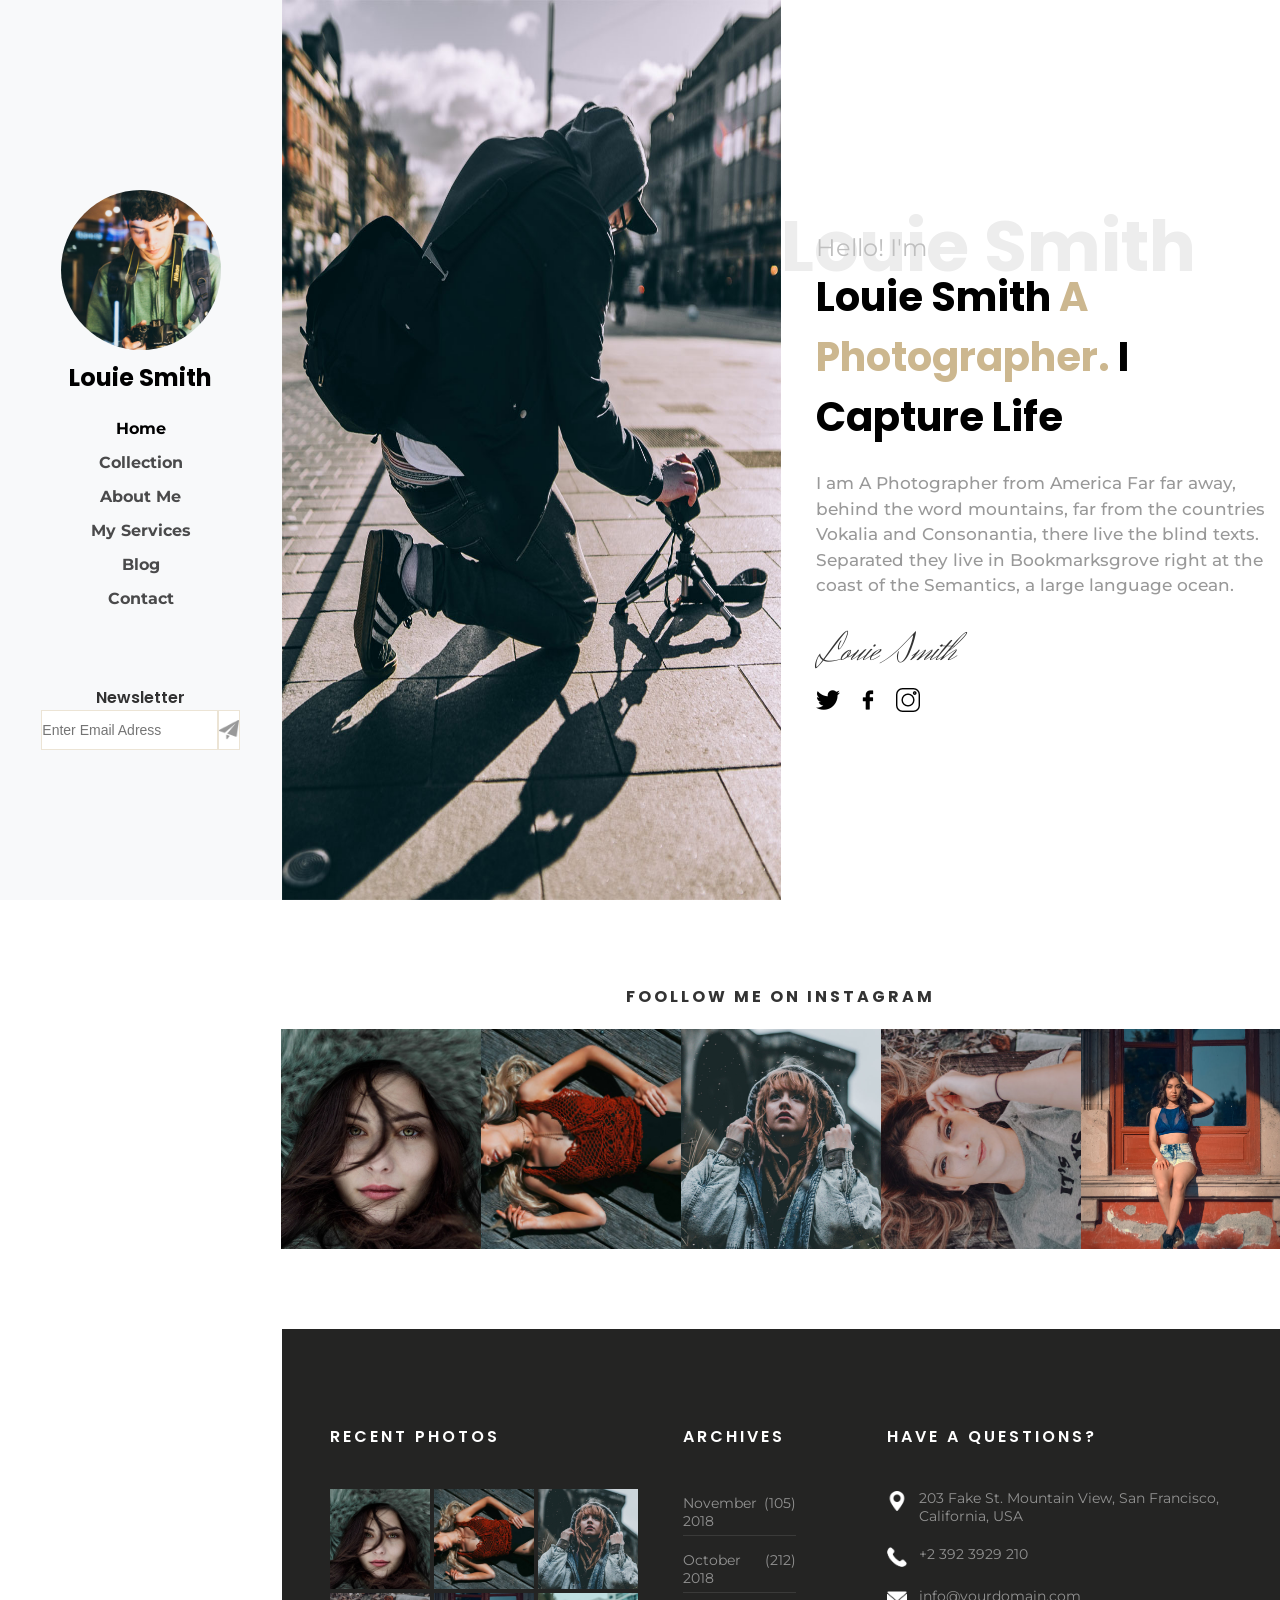
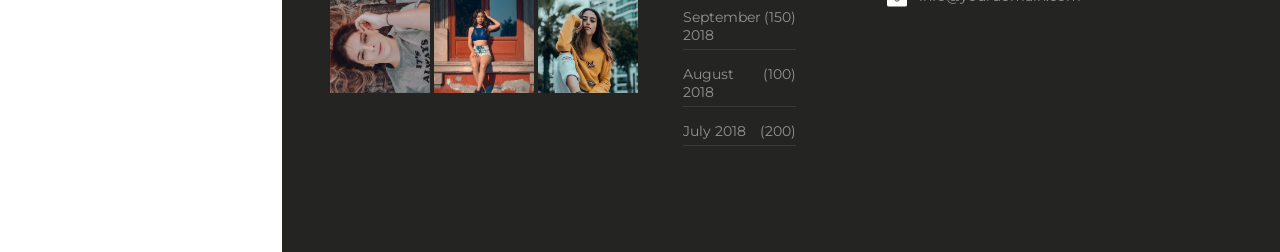
<file: index.html>
<!DOCTYPE html>
<html lang="pt-br">

<head>
    <meta charset="UTF-8">
    <meta name="viewport" content="width=device-width, initial-scale=1.0">
    <title>Louie Smith</title>
    <link rel="stylesheet" href="style.css">
    <link rel="preconnect" href="https://fonts.googleapis.com">
    <link rel="preconnect" href="https://fonts.gstatic.com" crossorigin>
    <link
        href="https://fonts.googleapis.com/css2?family=Herr+Von+Muellerhoff&family=Montserrat:ital,wght@0,100..900;1,100..900&family=Poppins:ital,wght@0,100;0,200;0,300;0,400;0,500;0,600;0,700;0,800;0,900;1,100;1,200;1,300;1,400;1,500;1,600;1,700;1,800;1,900&display=swap"
        rel="stylesheet">
</head>

<body>
    <section class="section1">
        <div class="div1">
            <a href="index.html"><img src="img/author.jpg" class="img1"></a>
            <a href="index.html" class="txtls">Louie Smith</a>
            <div class="divmenu">
                <a href="index.html" class="menu1">Home</a>
                <a href="collection.html" class="menu">Collection</a>
                <a href="aboutme.html" class="menu">About Me</a>
                <a href="myservices.html" class="menu">My Services</a>
                <a href="blog.html" class="menu">Blog</a>
                <a href="contact.html" class="menu">Contact</a>
            </div>
            <div class="txtnew">
                <p class="newsletter">Newsletter</p>
                <div class="divform">
                    <form action="" class="form">
                        <input type="email" placeholder="Enter Email Adress" class="email">
                        <span class="icone">
                            <img src="img/enviar.png" width="20px" height="20px">
                        </span>
                    </form>
                </div>
            </div>
        </div>
    </section>
    <section class="section2">
        <div class="divesquerda">
            <img src="img/author-2.jpg" class="imgprincipal">
        </div>
        <div class="divdireita">
            <div class="textdireita">
                <p class="textfundo">Louie Smith</p>
                <p class="textpequeno">Hello! I'm</p>
                <p class="textprincipal">Louie Smith <span class="span">A <br> Photographer.</span> I <br> Capture Life
                </p>
                <p class="textgrande">I am A Photographer from America Far far away, <br> behind the word mountains, far
                    from the countries <br> Vokalia and Consonantia, there live the blind texts. <br> Separated they
                    live in Bookmarksgrove right at the <br> coast of the Semantics, a large language ocean.</p>
                <p class="assinatura">Louie Smith</p>
                <div class="icones">
                    <a href="index.html"><img src="img/twitter.png" class="icone1"></a>
                    <a href="index.html"><img src="img/facebook.png" class="icone2"></a>
                    <a href="index.html"><img src="img/instagram.png" class="icone3"></a>
                </div>
            </div>
        </div>
        <section class="section3">
            <div class="textfoto">
                <p class="foollow">FOOLLOW ME ON INSTAGRAM</p>
            </div>
            <div class="fotos">
                <a href="index.html"><img src="img/image_1.jpg" class="foto1"></a>
                <a href="index.html"><img src="img/image_2.jpg" class="foto2"></a>
                <a href="index.html"><img src="img/image_3.jpg" class="foto3"></a>
                <a href="index.html"><img src="img/image_4.jpg" class="foto4"></a>
                <a href="index.html"><img src="img/image_5.jpg" class="foto5"></a>
            </div>
        </section>
        <footer class="footer">
            <div class="divfooter">
                <div class="div01">
                    <p class="text1">Recent Photos</p>
                    <div class="imgfooter">
                        <img src="img/image_1.jpg" class="imgfooter1">
                        <img src="img/image_2.jpg" class="imgfooter2">
                        <img src="img/image_3.jpg" class="imgfooter3">
                    </div>
                    <div class="imgfooter01">
                        <img src="img/image_4.jpg" class="imgfooter4">
                        <img src="img/image_5.jpg" class="imgfooter5">
                        <img src="img/image_6.jpg" class="imgfooter6">
                    </div>
                </div>
                <div class="div02">
                    <p class="text2">Archives</p>
                    <p class="text02">November 2018 <span class="span1"></span>(105)</p>
                    <p class="text02">October 2018<span class="span1"></span>(212)</p>
                    <p class="text02">September 2018<span class="span1"></span>(150)</p>
                    <p class="text02">August 2018<span class="span1"></span>(100)</p>
                    <p class="text02">July 2018<span class="span1"></span>(200)</p>
                </div>
                <div class="div03">
                    <p class="text3">Have a Questions?</p>
                    <div class="iconesfooter">
                        <div class="icone-item">
                            <img src="img/pin-de-localizacao.png" class="localizacao">
                            <p class="endereço">203 Fake St. Mountain View, San Francisco, California, USA</p>
                        </div>
                        <div class="icone-item">
                            <img src="img/telefone.png" class="telefone">
                            <p class="celular">+2 392 3929 210</p>
                        </div>
                        <div class="icone-item">
                            <img src="img/e-mail.png" class="e-mail">
                            <p class="imail">info@yourdomain.com</p>
                        </div>
                    </div>
                </div>
            </div>
        </footer>
    </section>
</body>

</html>
</file>
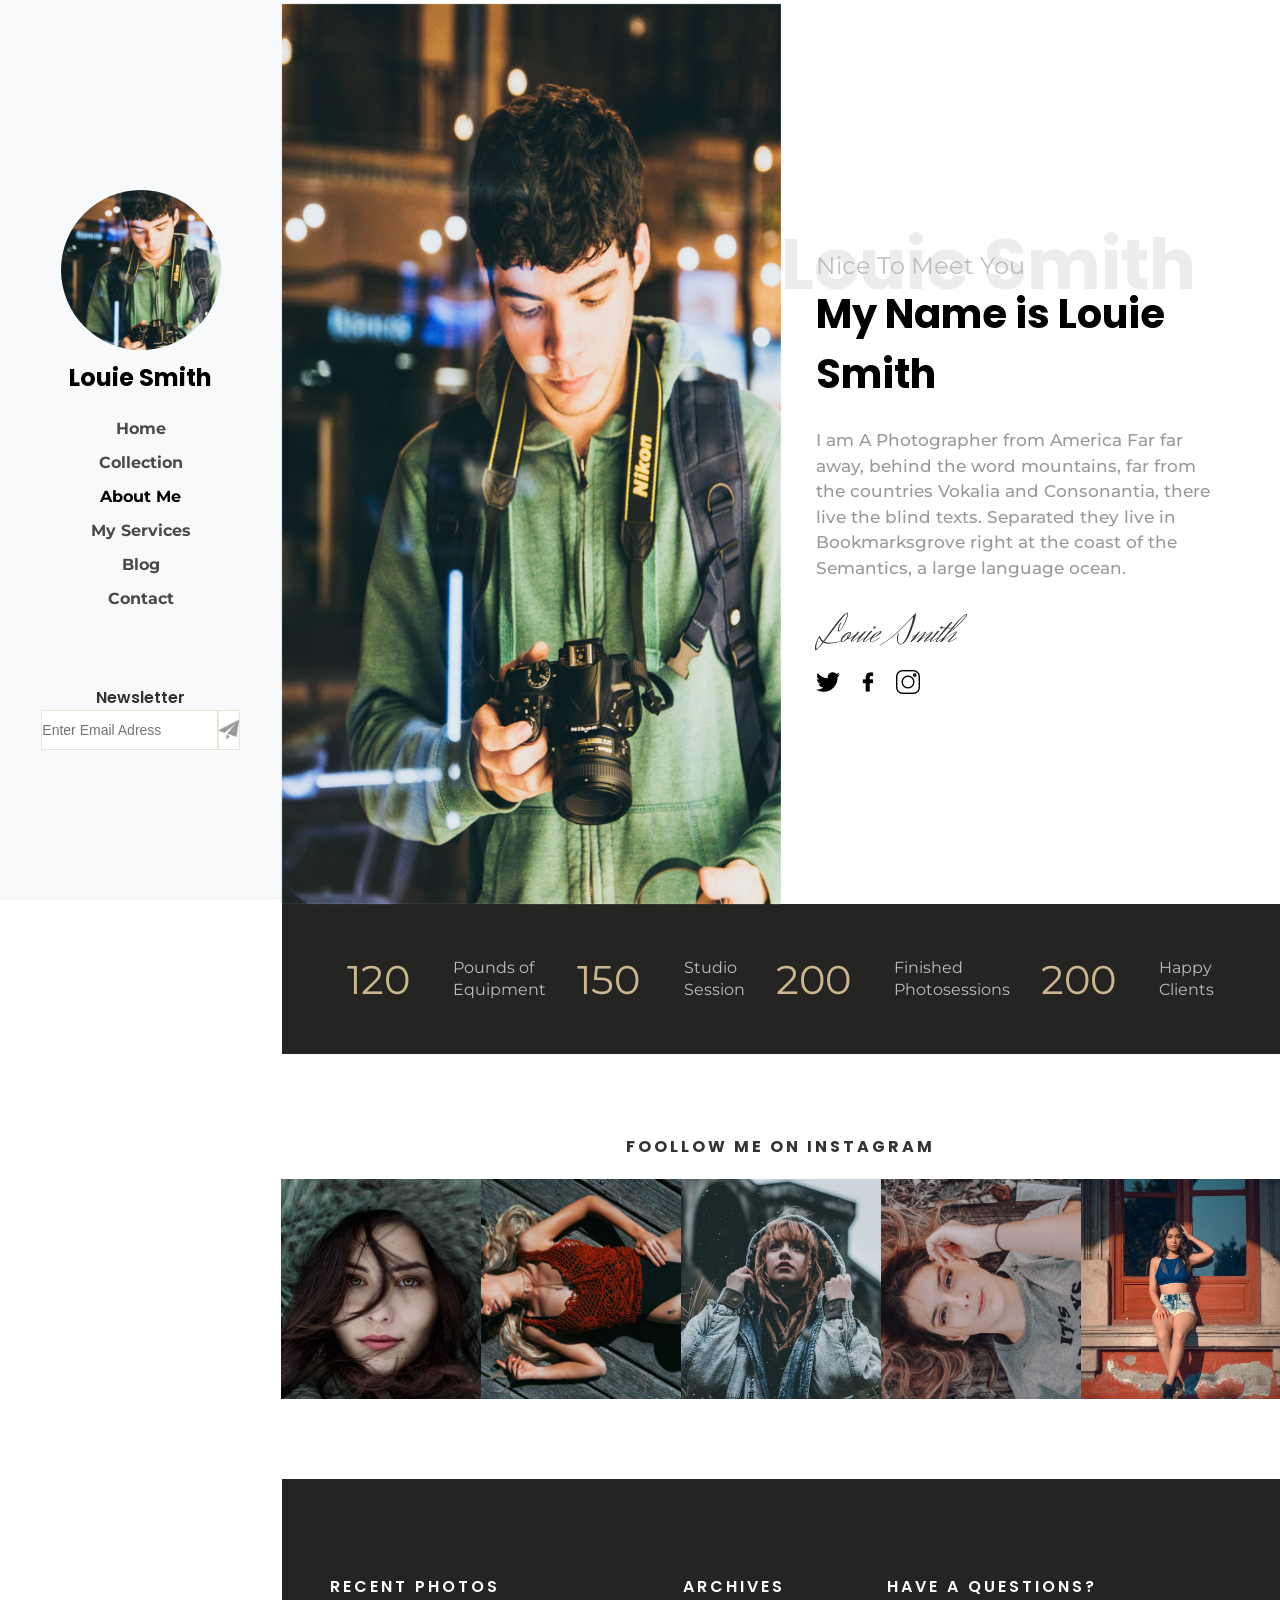
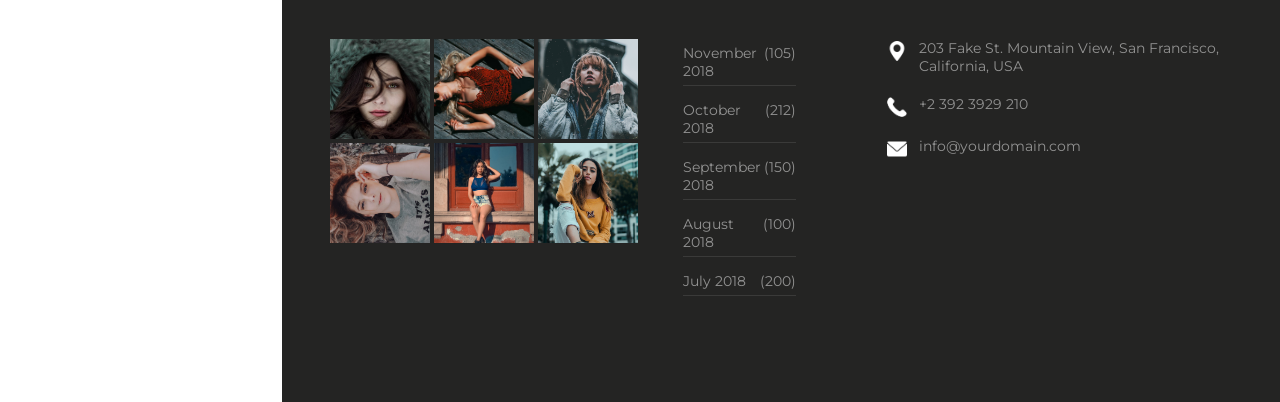
<file: aboutme.html>
<!DOCTYPE html>
<html lang="pt-br">

<head>
    <meta charset="UTF-8">
    <meta name="viewport" content="width=device-width, initial-scale=1.0">
    <title>Louie Smith</title>
    <link rel="stylesheet" href="aboutme.css">
    <link rel="preconnect" href="https://fonts.googleapis.com">
    <link rel="preconnect" href="https://fonts.gstatic.com" crossorigin>
    <link
        href="https://fonts.googleapis.com/css2?family=Herr+Von+Muellerhoff&family=Montserrat:ital,wght@0,100..900;1,100..900&family=Poppins:ital,wght@0,100;0,200;0,300;0,400;0,500;0,600;0,700;0,800;0,900;1,100;1,200;1,300;1,400;1,500;1,600;1,700;1,800;1,900&display=swap"
        rel="stylesheet">
</head>

<body>
    <section class="section1">
        <div class="div1">
            <a href="index.html"><img src="img/author.jpg" class="img1"></a>
            <a href="index.html" class="txtls">Louie Smith</a>
            <div class="divmenu">
                <a href="index.html" class="menu">Home</a>
                <a href="collection.html" class="menu">Collection</a>
                <a href="aboutme.html" class="menu1">About Me</a>
                <a href="myservices.html" class="menu">My Services</a>
                <a href="blog.html" class="menu">Blog</a>
                <a href="contact.html" class="menu">Contact</a>
            </div>
            <div class="txtnew">
                <p class="newsletter">Newsletter</p>
                <div class="divform">
                    <form action="" class="form">
                        <input type="email" placeholder="Enter Email Adress" class="email">
                        <span class="icone">
                            <img src="img/enviar.png" width="20px" height="20px">
                        </span>
                    </form>
                </div>
            </div>
        </div>
    </section>
    <section class="section2">
        <div class="divesquerda">
            <img src="img/author.jpg" class="imgprincipal">
        </div>
        <div class="divdireita">
            <div class="textdireita">
                <p class="textfundo">Louie Smith</p>
                <p class="textpequeno">Nice To Meet You</p>
                <p class="textprincipal">My Name is Louie <br> Smith</p>
                <p class="textgrande">I am A Photographer from America Far far <br> away, behind the word mountains, far from <br> the countries Vokalia and Consonantia, there <br> live the blind texts. Separated they live in <br> Bookmarksgrove right at the coast of the <br> Semantics, a large language ocean.</p>
                <p class="assinatura">Louie Smith</p>
                <div class="icones">
                    <a href="index.html"><img src="img/twitter.png" class="icone1"></a>
                    <a href="index.html"><img src="img/facebook.png" class="icone2"></a>
                    <a href="index.html"><img src="img/instagram.png" class="icone3"></a>
                </div>
            </div>
        </div>
        <div class="divnumeros">
            <p class="numeros">120</p>
            <p class="textnumeros">Pounds of <br> Equipment</p>
            <p class="numeros">150</p>
            <p class="textnumeros">Studio <br> Session</p>
            <p class="numeros">200</p>
            <p class="textnumeros">Finished <br> Photosessions</p>
            <p class="numeros">200</p>
            <p class="textnumeros">Happy <br> Clients</p>
        </div>
        <section class="section3">
            <div class="textfoto">
                <p class="foollow">FOOLLOW ME ON INSTAGRAM</p>
            </div>
            <div class="fotos">
                <a href="index.html"><img src="img/image_1.jpg" class="foto1"></a>
                <a href="index.html"><img src="img/image_2.jpg" class="foto2"></a>
                <a href="index.html"><img src="img/image_3.jpg" class="foto3"></a>
                <a href="index.html"><img src="img/image_4.jpg" class="foto4"></a>
                <a href="index.html"><img src="img/image_5.jpg" class="foto5"></a>
            </div>
        </section>
        <footer class="footer">
            <div class="divfooter">
                <div class="div01">
                    <p class="text1">Recent Photos</p>
                    <div class="imgfooter">
                        <img src="img/image_1.jpg" class="imgfooter1">
                        <img src="img/image_2.jpg" class="imgfooter2">
                        <img src="img/image_3.jpg" class="imgfooter3">
                    </div>
                    <div class="imgfooter01">
                        <img src="img/image_4.jpg" class="imgfooter4">
                        <img src="img/image_5.jpg" class="imgfooter5">
                        <img src="img/image_6.jpg" class="imgfooter6">
                    </div>
                </div>
                <div class="div02">
                    <p class="text2">Archives</p>
                    <p class="text02">November 2018 <span class="span1"></span>(105)</p>
                    <p class="text02">October 2018<span class="span1"></span>(212)</p>
                    <p class="text02">September 2018<span class="span1"></span>(150)</p>
                    <p class="text02">August 2018<span class="span1"></span>(100)</p>
                    <p class="text02">July 2018<span class="span1"></span>(200)</p>
                </div>
                <div class="div03">
                    <p class="text3">Have a Questions?</p>
                    <div class="iconesfooter">
                        <div class="icone-item">
                            <img src="img/pin-de-localizacao.png" class="localizacao">
                            <p class="endereço">203 Fake St. Mountain View, San Francisco, California, USA</p>
                        </div>
                        <div class="icone-item">
                            <img src="img/telefone.png" class="telefone">
                            <p class="celular">+2 392 3929 210</p>
                        </div>
                        <div class="icone-item">
                            <img src="img/e-mail.png" class="e-mail">
                            <p class="imail">info@yourdomain.com</p>
                        </div>
                    </div>
                </div>
            </div>
        </footer>
    </section>
</body>

</html>
</file>
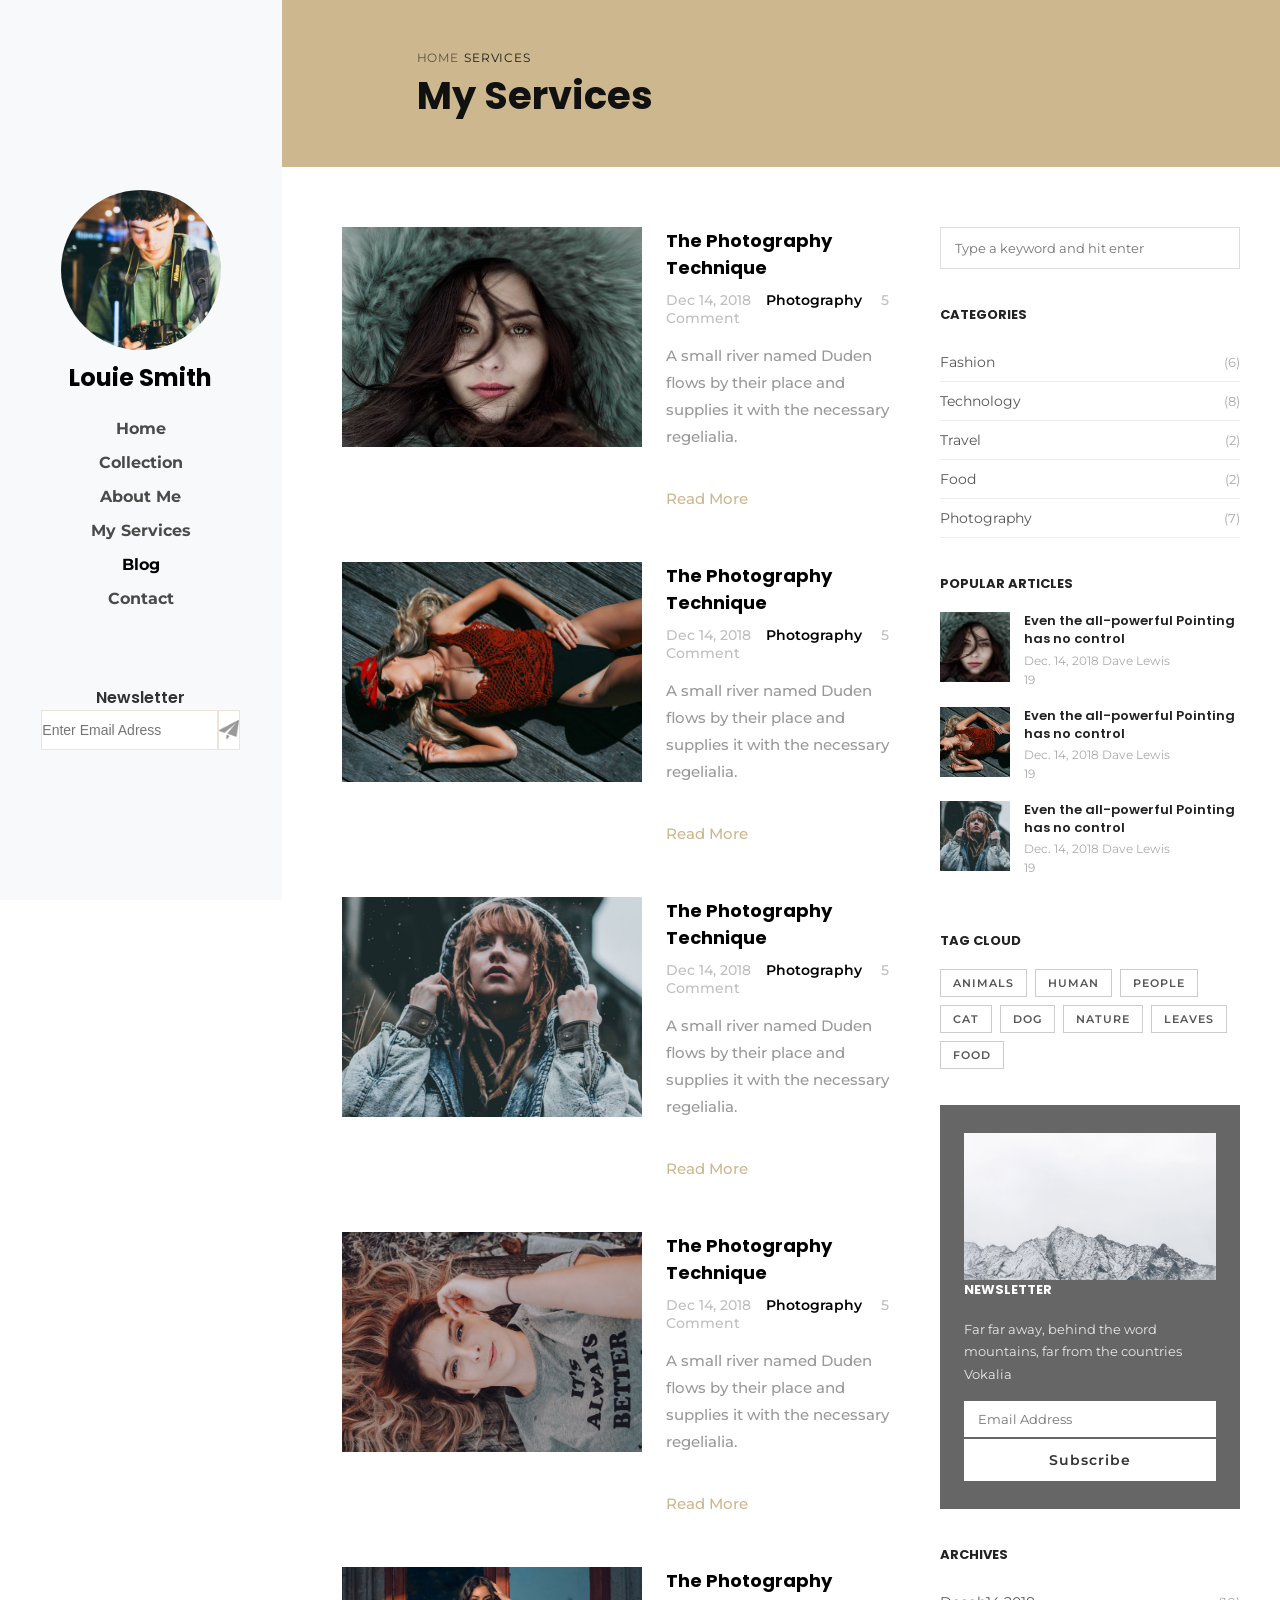
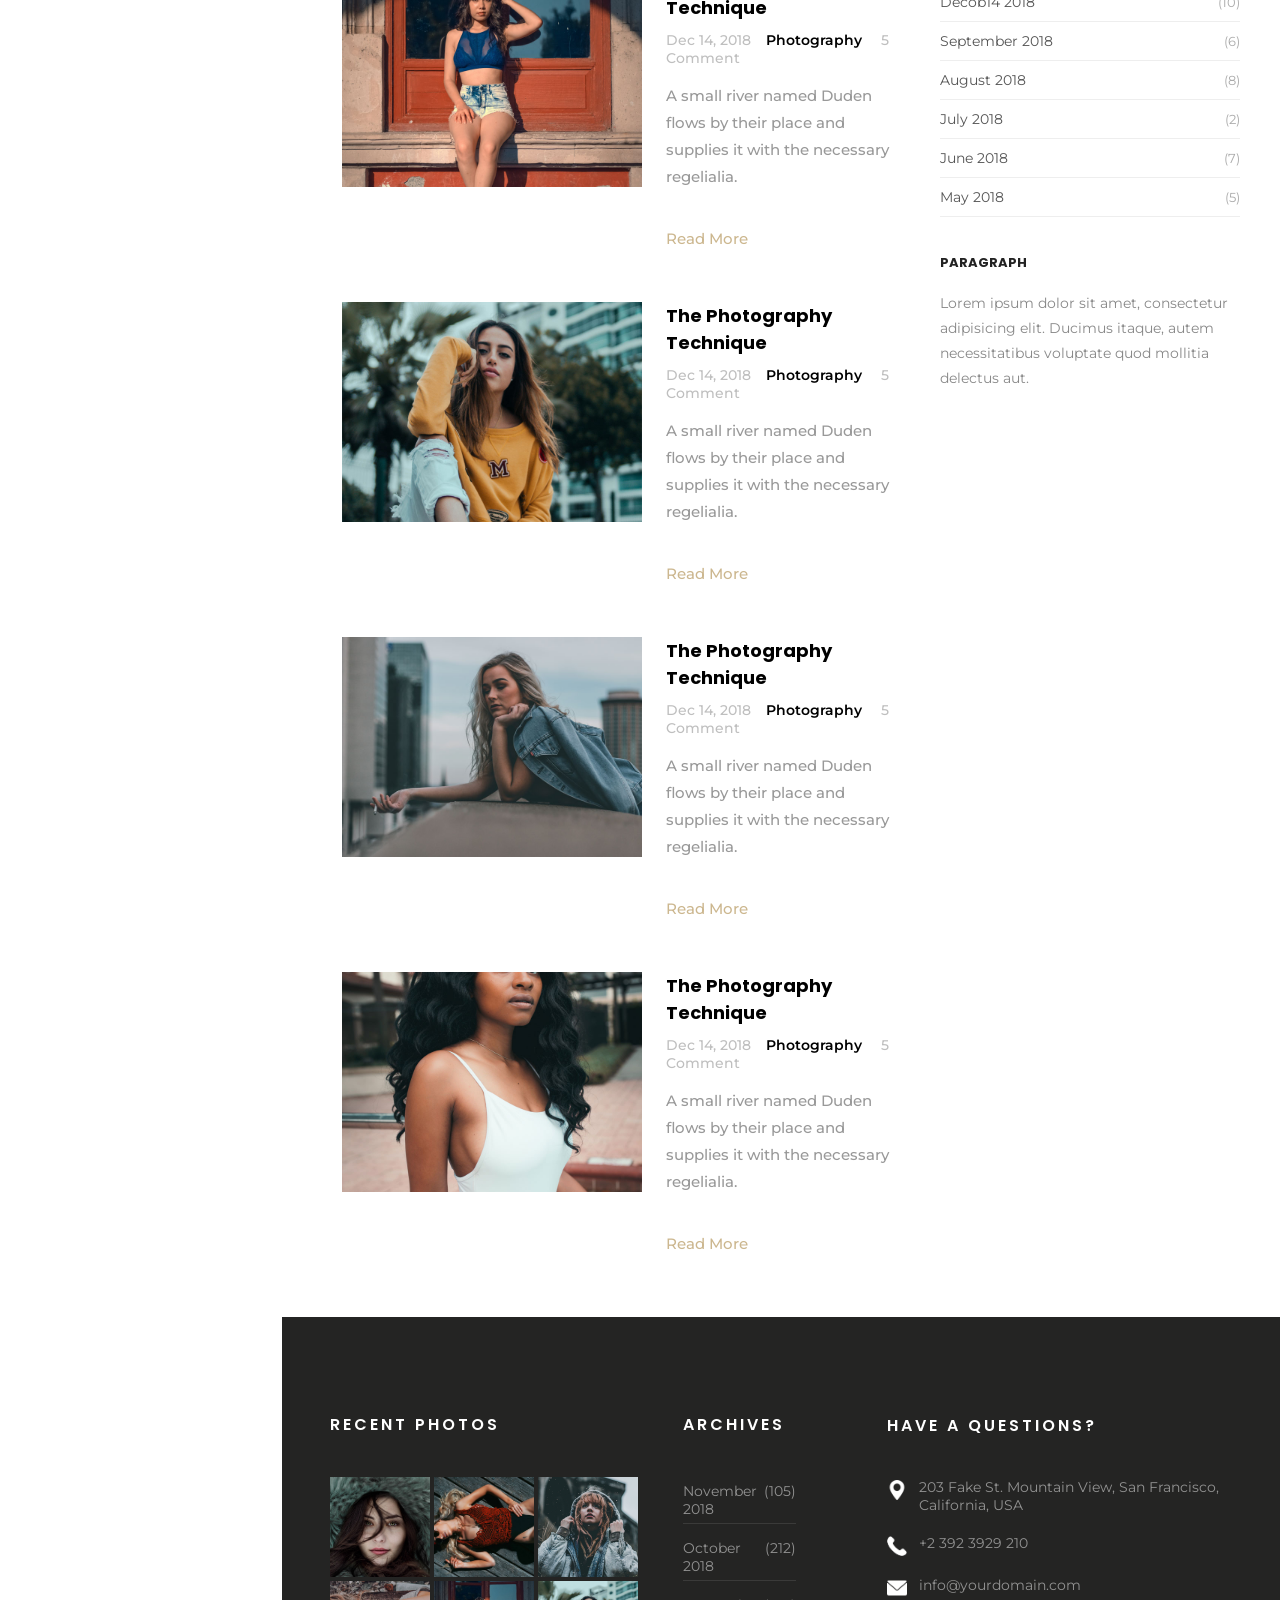
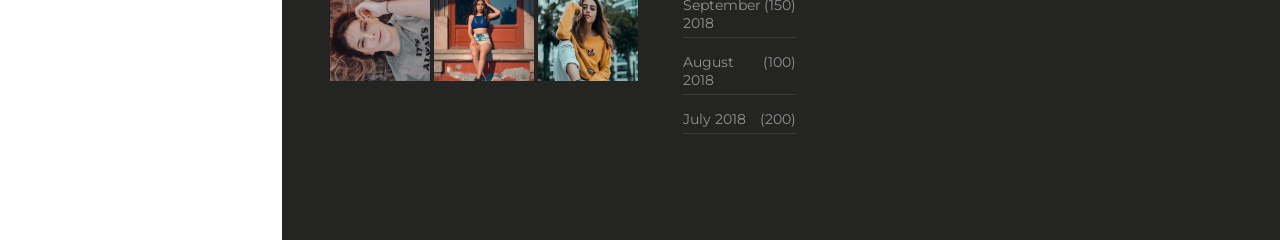
<file: blog.html>
<!DOCTYPE html>
<html lang="pt-br">

<head>
    <meta charset="UTF-8">
    <meta name="viewport" content="width=device-width, initial-scale=1.0">
    <title>Louie Smith</title>
    <link rel="stylesheet" href="blog.css">
    <link rel="preconnect" href="https://fonts.googleapis.com">
    <link rel="preconnect" href="https://fonts.gstatic.com" crossorigin>
    <link
        href="https://fonts.googleapis.com/css2?family=Herr+Von+Muellerhoff&family=Montserrat:ital,wght@0,100..900;1,100..900&family=Poppins:ital,wght@0,100;0,200;0,300;0,400;0,500;0,600;0,700;0,800;0,900;1,100;1,200;1,300;1,400;1,500;1,600;1,700;1,800;1,900&display=swap"
        rel="stylesheet">
</head>

<body>
    <section class="section1">
        <div class="div1">
            <a href="index.html"><img src="img/author.jpg" class="img1"></a>
            <a href="index.html" class="txtls">Louie Smith</a>
            <div class="divmenu">
                <a href="index.html" class="menu">Home</a>
                <a href="collection.html" class="menu">Collection</a>
                <a href="aboutme.html" class="menu">About Me</a>
                <a href="myservices.html" class="menu">My Services</a>
                <a href="blog.html" class="menu1">Blog</a>
                <a href="contact.html" class="menu">Contact</a>
            </div>
            <div class="txtnew">
                <p class="newsletter">Newsletter</p>
                <div class="divform">
                    <form action="" class="form">
                        <input type="email" placeholder="Enter Email Adress" class="email">
                        <span class="icone">
                            <img src="img/enviar.png" width="20px" height="20px">
                        </span>
                    </form>
                </div>
            </div>
        </div>
    </section>
    <section class="section2">
        <div class="textpequeno">
            <a href="index.html">Home</a>
            <p class="collection1">Services</p>
        </div>
        <div class="textgrande">
            <p class="my">My Services</p>
        </div>
        <section class="section3">
            <div class="posts-column">
 
                <div class="post-item">
                    <img src="img/image_1.jpg" class="image1">
                    <div class="text">
                        <p class="tpt">The Photography Technique</p>
                        <p class="dec">Dec 14, 2018<span>Photography</span> 5 Comment</p>
                        <p class="small">A small river named Duden flows by their place and supplies it with the necessary regelialia.</p>
                        <p class="read">Read More</p>
                    </div>
                </div>
 
                <div class="post-item">
                    <img src="img/image_2.jpg" class="image1">
                    <div class="text">
                        <p class="tpt">The Photography Technique</p>
                        <p class="dec">Dec 14, 2018<span>Photography</span> 5 Comment</p>
                        <p class="small">A small river named Duden flows by their place and supplies it with the necessary regelialia.</p>
                        <p class="read">Read More</p>
                    </div>
                </div>
 
                <div class="post-item">
                    <img src="img/image_3.jpg" class="image1">
                    <div class="text">
                        <p class="tpt">The Photography Technique</p>
                        <p class="dec">Dec 14, 2018<span>Photography</span> 5 Comment</p>
                        <p class="small">A small river named Duden flows by their place and supplies it with the necessary regelialia.</p>
                        <p class="read">Read More</p>
                    </div>
                </div>
 
                <div class="post-item">
                    <img src="img/image_4.jpg" class="image1">
                    <div class="text">
                        <p class="tpt">The Photography Technique</p>
                        <p class="dec">Dec 14, 2018<span>Photography</span> 5 Comment</p>
                        <p class="small">A small river named Duden flows by their place and supplies it with the necessary regelialia.</p>
                        <p class="read">Read More</p>
                    </div>
                </div>
                <div class="post-item">
                    <img src="img/image_5.jpg" class="image1">
                    <div class="text">
                        <p class="tpt">The Photography Technique</p>
                        <p class="dec">Dec 14, 2018<span>Photography</span> 5 Comment</p>
                        <p class="small">A small river named Duden flows by their place and supplies it with the necessary regelialia.</p>
                        <p class="read">Read More</p>
                    </div>
                </div>
 
                <div class="post-item">
                    <img src="img/image_6.jpg" class="image1">
                    <div class="text">
                        <p class="tpt">The Photography Technique</p>
                        <p class="dec">Dec 14, 2018<span>Photography</span> 5 Comment</p>
                        <p class="small">A small river named Duden flows by their place and supplies it with the necessary regelialia.</p>
                        <p class="read">Read More</p>
                    </div>
                </div>
                <div class="post-item">
                    <img src="img/image_7.jpg" class="image1">
                    <div class="text">
                        <p class="tpt">The Photography Technique</p>
                        <p class="dec">Dec 14, 2018<span>Photography</span> 5 Comment</p>
                        <p class="small">A small river named Duden flows by their place and supplies it with the necessary regelialia.</p>
                        <p class="read">Read More</p>
                    </div>
                </div>
                <div class="post-item">
                    <img src="img/image_8.jpg" class="image1">
                    <div class="text">
                        <p class="tpt">The Photography Technique</p>
                        <p class="dec">Dec 14, 2018<span>Photography</span> 5 Comment</p>
                        <p class="small">A small river named Duden flows by their place and supplies it with the necessary regelialia.</p>
                        <p class="read">Read More</p>
                    </div>
                </div>
            </div>
            <div class="sidebar">
                <div class="sidebar-search">
                    <input type="text" placeholder="Type a keyword and hit enter" class="sidebar-input">
                    <button class="sidebar-search-btn"></button>
                </div>
                <div class="sidebar-widget">
                    <p class="sidebar-title">CATEGORIES</p>
                    <ul class="sidebar-list">
                        <li class="sidebar-list-item"><span>Fashion</span><span class="sidebar-count">(6)</span></li>
                        <li class="sidebar-list-item"><span>Technology</span><span class="sidebar-count">(8)</span></li>
                        <li class="sidebar-list-item"><span>Travel</span><span class="sidebar-count">(2)</span></li>
                        <li class="sidebar-list-item"><span>Food</span><span class="sidebar-count">(2)</span></li>
                        <li class="sidebar-list-item"><span>Photography</span><span class="sidebar-count">(7)</span></li>
                    </ul>
                </div>
                <div class="sidebar-widget">
                    <p class="sidebar-title">POPULAR ARTICLES</p>
                    <div class="popular-article">
                        <img src="img/image_1.jpg" class="popular-img">
                        <div class="popular-info">
                            <p class="popular-text">Even the all-powerful Pointing has no control</p>
                            <p class="popular-meta"> Dec. 14, 2018 Dave Lewis</p>
                            <p class="popular-meta"> 19</p>
                        </div>
                    </div>
                    <div class="popular-article">
                        <img src="img/image_2.jpg" class="popular-img">
                        <div class="popular-info">
                            <p class="popular-text">Even the all-powerful Pointing has no control</p>
                            <p class="popular-meta"> Dec. 14, 2018 Dave Lewis</p>
                            <p class="popular-meta"> 19</p>
                        </div>
                    </div>
                    <div class="popular-article">
                        <img src="img/image_3.jpg" class="popular-img">
                        <div class="popular-info">
                            <p class="popular-text">Even the all-powerful Pointing has no control</p>
                            <p class="popular-meta"> Dec. 14, 2018 Dave Lewis</p>
                            <p class="popular-meta"> 19</p>
                        </div>
                    </div>
                </div>
                <div class="sidebar-widget">
                    <p class="sidebar-title">TAG CLOUD</p>
                    <div class="tag-cloud">
                        <span class="tag">ANIMALS</span>
                        <span class="tag">HUMAN</span>
                        <span class="tag">PEOPLE</span>
                        <span class="tag">CAT</span>
                        <span class="tag">DOG</span>
                        <span class="tag">NATURE</span>
                        <span class="tag">LEAVES</span>
                        <span class="tag">FOOD</span>
                    </div>
                </div>  
                <div class="sidebar-widget sidebar-newsletter">
                    <img src="img/bg_1.jpg" class="subs-wrap img">
                    <p class="sidebar-title sidebar-title-white">NEWSLETTER</p>
                    <p class="newsletter-desc">Far far away, behind the word mountains, far from the countries Vokalia</p>
                    <input type="email" placeholder="Email Address" class="newsletter-input">
                    <button class="newsletter-btn">Subscribe</button>
                </div>
            
                <div class="sidebar-widget">
                    <p class="sidebar-title">ARCHIVES</p>
                    <ul class="sidebar-list">
                        <li class="sidebar-list-item"><span>Decob14 2018</span><span class="sidebar-count">(10)</span></li>
                        <li class="sidebar-list-item"><span>September 2018</span><span class="sidebar-count">(6)</span></li>
                        <li class="sidebar-list-item"><span>August 2018</span><span class="sidebar-count">(8)</span></li>
                        <li class="sidebar-list-item"><span>July 2018</span><span class="sidebar-count">(2)</span></li>
                        <li class="sidebar-list-item"><span>June 2018</span><span class="sidebar-count">(7)</span></li>
                        <li class="sidebar-list-item"><span>May 2018</span><span class="sidebar-count">(5)</span></li>
                    </ul>
                </div>
                <div class="sidebar-widget">
                    <p class="sidebar-title">PARAGRAPH</p>
                    <p class="paragraph-text">Lorem ipsum dolor sit amet, consectetur adipisicing elit. Ducimus itaque, autem necessitatibus voluptate quod mollitia delectus aut.</p>
                </div>
 
            </div>
        </section>

        <footer class="footer">
            <div class="divfooter">
                <div class="div01">
                    <p class="text1">Recent Photos</p>
                    <div class="imgfooter">
                        <img src="img/image_1.jpg" class="imgfooter1">
                        <img src="img/image_2.jpg" class="imgfooter2">
                        <img src="img/image_3.jpg" class="imgfooter3">
                    </div>
                    <div class="imgfooter01">
                        <img src="img/image_4.jpg" class="imgfooter4">
                        <img src="img/image_5.jpg" class="imgfooter5">
                        <img src="img/image_6.jpg" class="imgfooter6">
                    </div>
                </div>
                <div class="div02">
                    <p class="text2">Archives</p>
                    <p class="text02">November 2018 <span class="span1"></span>(105)</p>
                    <p class="text02">October 2018<span class="span1"></span>(212)</p>
                    <p class="text02">September 2018<span class="span1"></span>(150)</p>
                    <p class="text02">August 2018<span class="span1"></span>(100)</p>
                    <p class="text02">July 2018<span class="span1"></span>(200)</p>
                </div>
                <div class="div03">
                    <p class="text3">Have a Questions?</p>
                    <div class="iconesfooter">
                        <div class="icone-item">
                            <img src="img/pin-de-localizacao.png" class="localizacao">
                            <p class="endereço">203 Fake St. Mountain View, San Francisco, California, USA</p>
                        </div>
                        <div class="icone-item">
                            <img src="img/telefone.png" class="telefone">
                            <p class="celular">+2 392 3929 210</p>
                        </div>
                        <div class="icone-item">
                            <img src="img/e-mail.png" class="e-mail">
                            <p class="imail">info@yourdomain.com</p>
                        </div>
                    </div>
                </div>
            </div>
        </footer>
    </section>
</body>

</html>
</file>
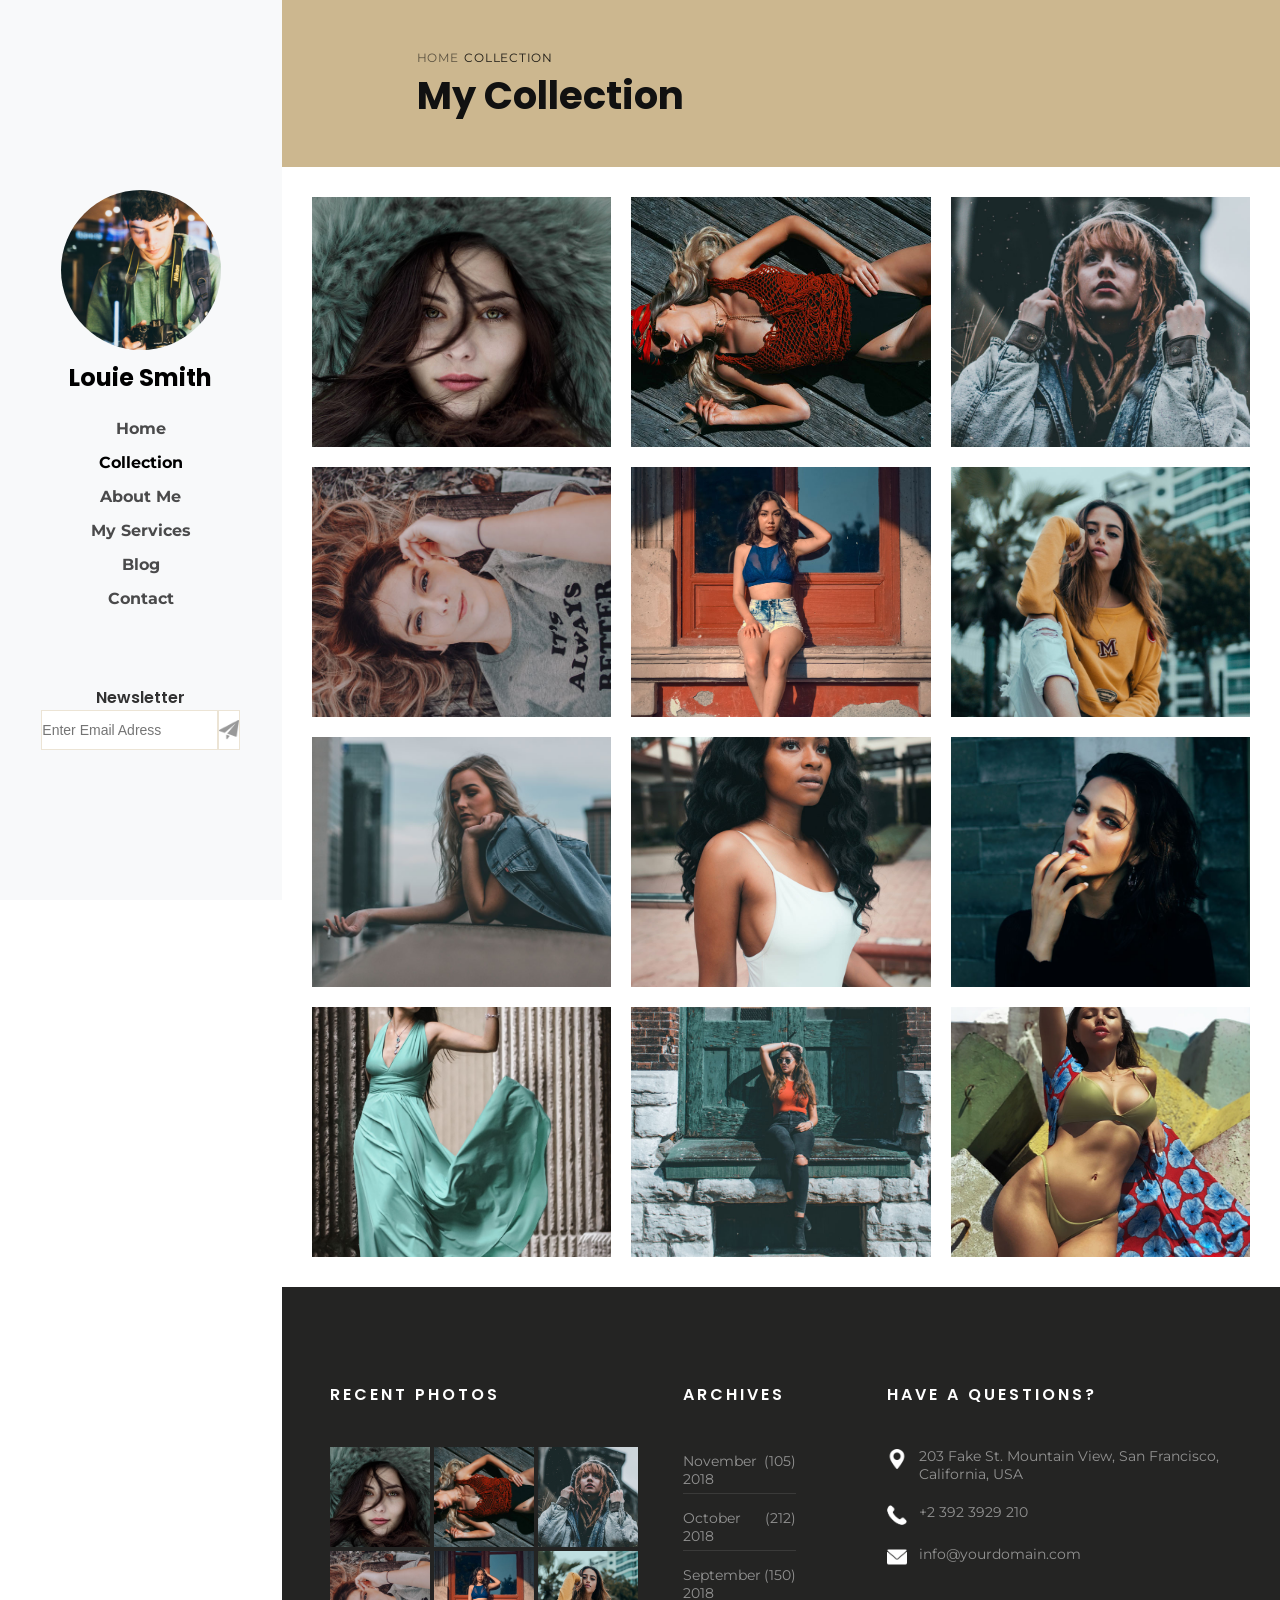
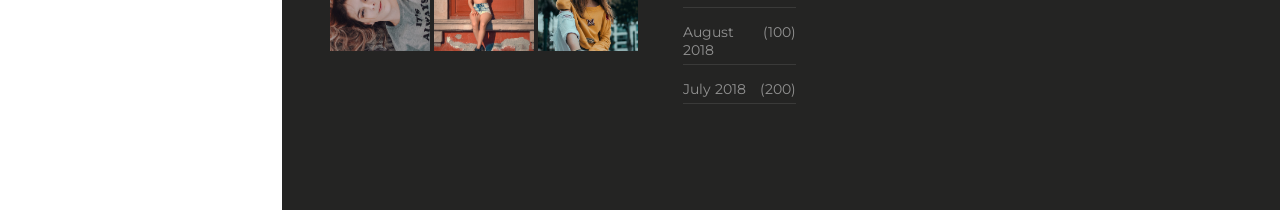
<file: collection.html>
<!DOCTYPE html>
<html lang="pt-br">

<head>
    <meta charset="UTF-8">
    <meta name="viewport" content="width=device-width, initial-scale=1.0">
    <title>Louie Smith</title>
    <link rel="stylesheet" href="collection.css">
    <link rel="preconnect" href="https://fonts.googleapis.com">
    <link rel="preconnect" href="https://fonts.gstatic.com" crossorigin>
    <link
        href="https://fonts.googleapis.com/css2?family=Herr+Von+Muellerhoff&family=Montserrat:ital,wght@0,100..900;1,100..900&family=Poppins:ital,wght@0,100;0,200;0,300;0,400;0,500;0,600;0,700;0,800;0,900;1,100;1,200;1,300;1,400;1,500;1,600;1,700;1,800;1,900&display=swap"
        rel="stylesheet">
</head>

<body>
    <section class="section1">
        <div class="div1">
            <a href="index.html"><img src="img/author.jpg" class="img1"></a>
            <a href="index.html" class="txtls">Louie Smith</a>
            <div class="divmenu">
                <a href="index.html" class="menu">Home</a>
                <a href="collection.html" class="menu1">Collection</a>
                <a href="aboutme.html" class="menu">About Me</a>
                <a href="myservices.html" class="menu">My Services</a>
                <a href="blog.html" class="menu">Blog</a>
                <a href="contact.html" class="menu">Contact</a>
            </div>
            <div class="txtnew">
                <p class="newsletter">Newsletter</p>
                <div class="divform">
                    <form action="" class="form">
                        <input type="email" placeholder="Enter Email Adress" class="email">
                        <span class="icone">
                            <img src="img/enviar.png" width="20px" height="20px">
                        </span>
                    </form>
                </div>
            </div>
        </div>
    </section>
    <section class="section2">
        <div class="textpequeno">
            <a href="index.html">Home</a>
            <p class="collection1">Collection</p>
        </div>
        <div class="textgrande">
            <p class="my">My Collection</p>
        </div>
        <section class="secao secao-colection-fotos">
            <div id="imagem-1">
                <div>
                    <h2>Photo 01</h2>
                    <p>MODEL</p>
                </div>
            </div>
            <div id="imagem-2">
                <div>
                    <h2>Photo 02</h2>
                    <p>NATURE</p>
                </div>
            </div>
            <div id="imagem-3">
                <div>
                    <h2>Photo 03</h2>
                    <p>FASHION</p>
                </div>
            </div>
            <div id="imagem-4">
                <div>
                    <h2>Photo 04</h2>
                    <p>TRAVEL</p>
                </div>
            </div>
            <div id="imagem-5">
                <div>
                    <h2>Photo 05</h2>
                    <p>TRAVEL</p>
                </div>
            </div>
            <div id="imagem-6">
                <div>
                    <h2>Photo 06</h2>
                    <p>TRAVEL</p>
                </div>
            </div>
            <div id="imagem-7">
                <div>
                    <h2>Photo 07</h2>
                    <p>FASHION, MODEL</p>
                </div>
            </div>
            <div id="imagem-8">
                <div>
                    <h2>Photo 08</h2>
                    <p>NATURE</p>
                </div>
            </div>
            <div id="imagem-9">
                <div>
                    <h2>Photo 09</h2>
                    <p>TECHNOLOGY</p>
                </div>
            </div>
            <div id="imagem-10">
                <div>
                    <h2>Photo 10</h2>
                    <p>MODEL</p>
                </div>
            </div>
            <div id="imagem-11">
                <div>
                    <h2>Photo 11</h2>
                    <p>FASHION</p>
                </div>
            </div>
            <div id="imagem-12">
                <div>
                    <h2>Photo 12</h2>
                    <p>PHOTOGRAPHY</p>
                </div>
            </div>
        </section>
        <footer class="footer">
            <div class="divfooter">
                <div class="div01">
                    <p class="text1">Recent Photos</p>
                    <div class="imgfooter">
                        <img src="img/image_1.jpg" class="imgfooter1">
                        <img src="img/image_2.jpg" class="imgfooter2">
                        <img src="img/image_3.jpg" class="imgfooter3">
                    </div>
                    <div class="imgfooter01">
                        <img src="img/image_4.jpg" class="imgfooter4">
                        <img src="img/image_5.jpg" class="imgfooter5">
                        <img src="img/image_6.jpg" class="imgfooter6">
                    </div>
                </div>
                <div class="div02">
                    <p class="text2">Archives</p>
                    <p class="text02">November 2018 <span class="span1"></span>(105)</p>
                    <p class="text02">October 2018<span class="span1"></span>(212)</p>
                    <p class="text02">September 2018<span class="span1"></span>(150)</p>
                    <p class="text02">August 2018<span class="span1"></span>(100)</p>
                    <p class="text02">July 2018<span class="span1"></span>(200)</p>
                </div>
                <div class="div03">
                    <p class="text3">Have a Questions?</p>
                    <div class="iconesfooter">
                        <div class="icone-item">
                            <img src="img/pin-de-localizacao.png" class="localizacao">
                            <p class="endereço">203 Fake St. Mountain View, San Francisco, California, USA</p>
                        </div>
                        <div class="icone-item">
                            <img src="img/telefone.png" class="telefone">
                            <p class="celular">+2 392 3929 210</p>
                        </div>
                        <div class="icone-item">
                            <img src="img/e-mail.png" class="e-mail">
                            <p class="imail">info@yourdomain.com</p>
                        </div>
                    </div>
                </div>
            </div>
        </footer>
    </section>
</body>

</html>
</file>
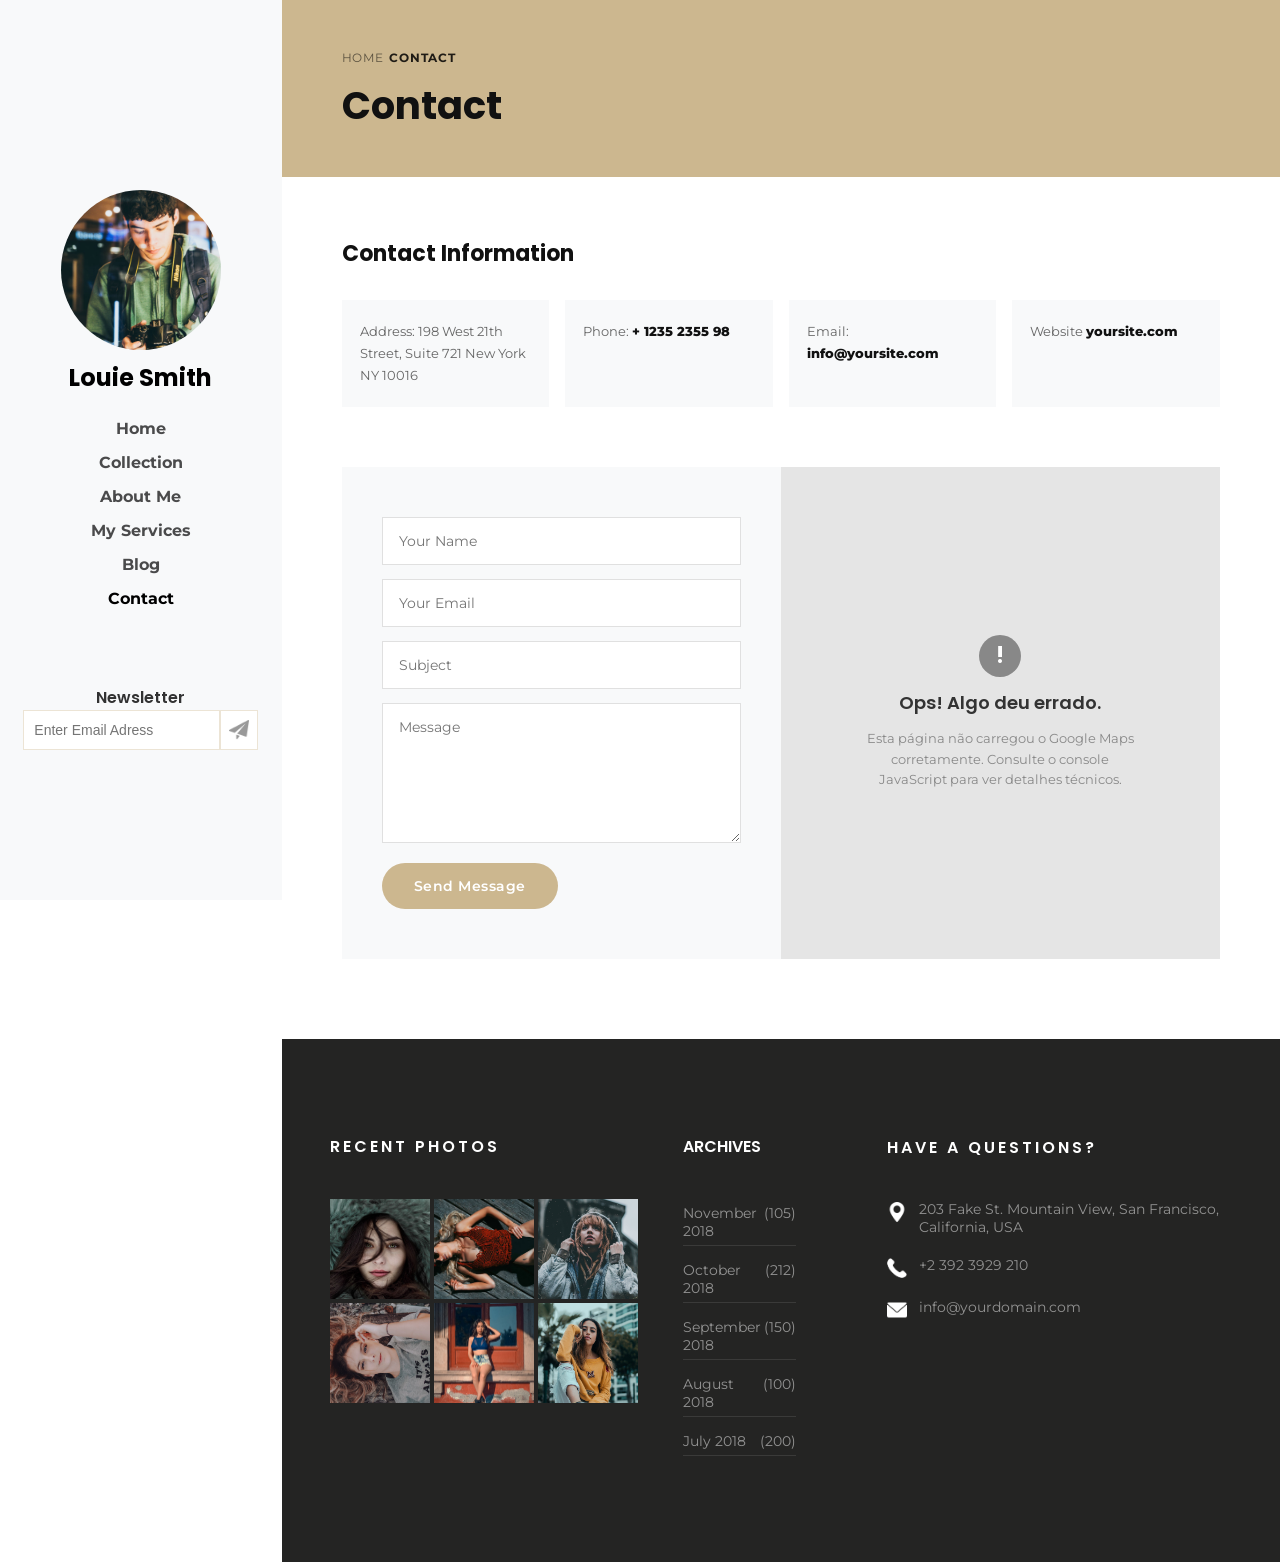
<file: contact.html>
<!DOCTYPE html>
<html lang="pt-br">

<head>
    <meta charset="UTF-8">
    <meta name="viewport" content="width=device-width, initial-scale=1.0">
    <title>Louie Smith</title>
    <link rel="stylesheet" href="contact.css">
    <link rel="preconnect" href="https://fonts.googleapis.com">
    <link rel="preconnect" href="https://fonts.gstatic.com" crossorigin>
    <link
        href="https://fonts.googleapis.com/css2?family=Herr+Von+Muellerhoff&family=Montserrat:ital,wght@0,100..900;1,100..900&family=Poppins:ital,wght@0,100;0,200;0,300;0,400;0,500;0,600;0,700;0,800;0,900;1,100;1,200;1,300;1,400;1,500;1,600;1,700;1,800;1,900&display=swap"
        rel="stylesheet">
</head>

<body>
    <section class="section1">
        <div class="div1">
            <a href="index.html"><img src="img/author.jpg" class="img1"></a>
            <a href="index.html" class="txtls">Louie Smith</a>
            <div class="divmenu">
                <a href="index.html" class="menu">Home</a>
                <a href="collection.html" class="menu">Collection</a>
                <a href="aboutme.html" class="menu">About Me</a>
                <a href="myservices.html" class="menu">My Services</a>
                <a href="blog.html" class="menu">Blog</a>
                <a href="contact.html" class="menu1">Contact</a>
            </div>
            <div class="txtnew">
                <p class="newsletter">Newsletter</p>
                <div class="divform">
                    <form action="" class="form">
                        <input type="email" placeholder="Enter Email Adress" class="email">
                        <span class="icone">
                            <img src="img/enviar.png" width="20px" height="20px">
                        </span>
                    </form>
                </div>
            </div>
        </div>
    </section>
    <section class="main-content">
    <section class="section-header">
            <div class="textpequeno">
                <a href="index.html">Home</a>
                <p class="breadcrumb-current">Contact</p>
            </div>
            <div class="textgrande">
                <p class="page-title">Contact</p>
            </div>
        </section>
        <section class="section-info">
            <h2 class="info-title">Contact Information</h2>
            <div class="info-cards">
                <div class="info-card">
                    <p>Address: 198 West 21th Street, Suite 721 New York NY 10016</p>
                </div>
                <div class="info-card">
                    <p>Phone: <span>+ 1235 2355 98</span></p>
                </div>
                <div class="info-card">
                    <p>Email: <span>info@yoursite.com</span></p>
                </div>
                <div class="info-card">
                    <p>Website <span>yoursite.com</span></p>
                </div>
            </div>
        </section>
        <section class="section-form">
            <div class="form-map-wrapper">
                <div class="contact-form">
                    <input type="text" placeholder="Your Name" class="field">
                    <input type="email" placeholder="Your Email" class="field">
                    <input type="text" placeholder="Subject" class="field">
                    <textarea placeholder="Message" class="field field-textarea"></textarea>
                    <button class="btn-send">Send Message</button>
                </div>
            </div>
        <div class="map-container">
        <div class="map-error">
        <div class="map-error-icon">!</div>
            <p class="map-error-title">Ops! Algo deu errado.</p>
            <p class="map-error-text">Esta página não carregou o Google Maps corretamente. Consulte o console JavaScript para ver detalhes técnicos.</p>
        </div>
    </div>
        </section>
        <footer class="footer">
            <div class="divfooter">
                <div class="div01">
                    <p class="text1">Recent Photos</p>
                    <div class="imgfooter">
                        <img src="img/image_1.jpg" class="imgfooter1">
                        <img src="img/image_2.jpg" class="imgfooter2">
                        <img src="img/image_3.jpg" class="imgfooter3">
                    </div>
                    <div class="imgfooter01">
                        <img src="img/image_4.jpg" class="imgfooter4">
                        <img src="img/image_5.jpg" class="imgfooter5">
                        <img src="img/image_6.jpg" class="imgfooter6">
                    </div>
                </div>
                <div class="div02">
                    <p class="text2">Archives</p>
                    <p class="text02">November 2018 <span class="span1"></span>(105)</p>
                    <p class="text02">October 2018<span class="span1"></span>(212)</p>
                    <p class="text02">September 2018<span class="span1"></span>(150)</p>
                    <p class="text02">August 2018<span class="span1"></span>(100)</p>
                    <p class="text02">July 2018<span class="span1"></span>(200)</p>
                </div>
                <div class="div03">
                    <p class="text3">Have a Questions?</p>
                    <div class="iconesfooter">
                        <div class="icone-item">
                            <img src="img/pin-de-localizacao.png" class="localizacao">
                            <p class="endereço">203 Fake St. Mountain View, San Francisco, California, USA</p>
                        </div>
                        <div class="icone-item">
                            <img src="img/telefone.png" class="telefone">
                            <p class="celular">+2 392 3929 210</p>
                        </div>
                        <div class="icone-item">
                            <img src="img/e-mail.png" class="e-mail">
                            <p class="imail">info@yourdomain.com</p>
                        </div>
                    </div>
                </div>
            </div>
        </footer>
    </section>
    </body>
</html>
</file>
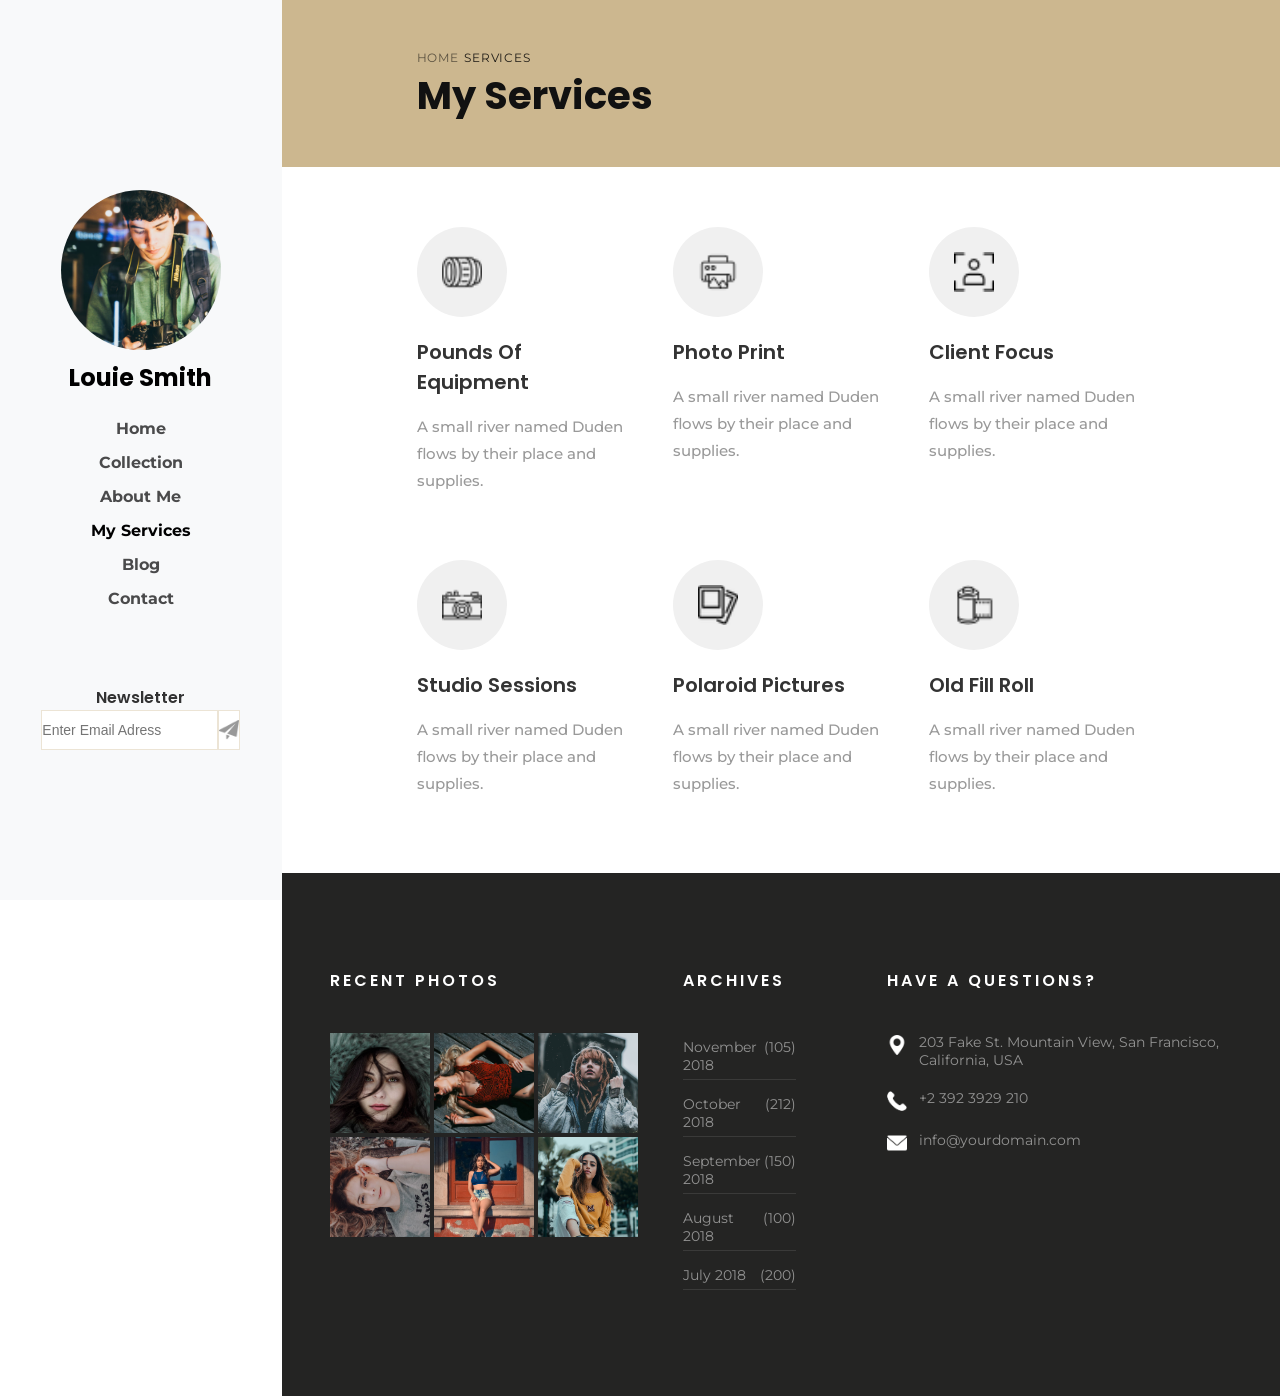
<file: myservices.html>
<!DOCTYPE html>
<html lang="pt-br">

<head>
    <meta charset="UTF-8">
    <meta name="viewport" content="width=device-width, initial-scale=1.0">
    <title>Louie Smith</title>
    <link rel="stylesheet" href="myservices.css">
    <link rel="preconnect" href="https://fonts.googleapis.com">
    <link rel="preconnect" href="https://fonts.gstatic.com" crossorigin>
    <link
        href="https://fonts.googleapis.com/css2?family=Herr+Von+Muellerhoff&family=Montserrat:ital,wght@0,100..900;1,100..900&family=Poppins:ital,wght@0,100;0,200;0,300;0,400;0,500;0,600;0,700;0,800;0,900;1,100;1,200;1,300;1,400;1,500;1,600;1,700;1,800;1,900&display=swap"
        rel="stylesheet">
</head>

<body>
    <section class="section1">
        <div class="div1">
            <a href="index.html"><img src="img/author.jpg" class="img1"></a>
            <a href="index.html" class="txtls">Louie Smith</a>
            <div class="divmenu">
                <a href="index.html" class="menu">Home</a>
                <a href="collection.html" class="menu">Collection</a>
                <a href="aboutme.html" class="menu">About Me</a>
                <a href="myservices.html" class="menu1">My Services</a>
                <a href="blog.html" class="menu">Blog</a>
                <a href="contact.html" class="menu">Contact</a>
            </div>
            <div class="txtnew">
                <p class="newsletter">Newsletter</p>
                <div class="divform">
                    <form action="" class="form">
                        <input type="email" placeholder="Enter Email Adress" class="email">
                        <span class="icone">
                            <img src="img/enviar.png" width="20px" height="20px">
                        </span>
                    </form>
                </div>
            </div>
        </div>
    </section>
    <section class="section2">
        <div class="textpequeno">
            <a href="index.html">Home</a>
            <p class="collection1">Services</p>
        </div>
        <div class="textgrande">
            <p class="my">My Services</p>
        </div>

    <section class="section3">
        <div class="icone1">
        <div class="circulo"><img src="img/photography.png" class="lente"></div>
            <p class="texticone">Pounds Of Equipment</p>
            <p class="texticone2">A small river named Duden flows by their place and supplies.</p>
        </div>
        <div class="icone1">
        <div class="circulo"><img src="img/photo-print.png" class="lente"></div>
            <p class="texticone">Photo Print</p>
            <p class="texticone2">A small river named Duden flows by their place and supplies.</p>
        </div>
    <div class="icone1">
        <div class="circulo"><img src="img/aim.png" class="lente"></div>
        <p class="texticone">Client Focus</p>
        <p class="texticone2">A small river named Duden flows by their place and supplies.</p>
    </div>
    <div class="icone1">
        <div class="circulo"><img src="img/camera.png" class="lente"></div>
        <p class="texticone">Studio Sessions</p>
        <p class="texticone2">A small river named Duden flows by their place and supplies.</p>
    </div>
    <div class="icone1">
        <div class="circulo"><img src="img/polaroid.png" class="lente"></div>
        <p class="texticone">Polaroid Pictures</p>
        <p class="texticone2">A small river named Duden flows by their place and supplies.</p>
    </div>
    <div class="icone1">
        <div class="circulo"><img src="img/film-roll.png" class="lente"></div>
        <p class="texticone">Old Fill Roll</p>
        <p class="texticone2">A small river named Duden flows by their place and supplies.</p>
    </div>
</section>

        <footer class="footer">
            <div class="divfooter">
                <div class="div01">
                    <p class="text1">Recent Photos</p>
                    <div class="imgfooter">
                        <img src="img/image_1.jpg" class="imgfooter1">
                        <img src="img/image_2.jpg" class="imgfooter2">
                        <img src="img/image_3.jpg" class="imgfooter3">
                    </div>
                    <div class="imgfooter01">
                        <img src="img/image_4.jpg" class="imgfooter4">
                        <img src="img/image_5.jpg" class="imgfooter5">
                        <img src="img/image_6.jpg" class="imgfooter6">
                    </div>
                </div>
                <div class="div02">
                    <p class="text2">Archives</p>
                    <p class="text02">November 2018 <span class="span1"></span>(105)</p>
                    <p class="text02">October 2018<span class="span1"></span>(212)</p>
                    <p class="text02">September 2018<span class="span1"></span>(150)</p>
                    <p class="text02">August 2018<span class="span1"></span>(100)</p>
                    <p class="text02">July 2018<span class="span1"></span>(200)</p>
                </div>
                <div class="div03">
                    <p class="text3">Have a Questions?</p>
                    <div class="iconesfooter">
                        <div class="icone-item">
                            <img src="img/pin-de-localizacao.png" class="localizacao">
                            <p class="endereço">203 Fake St. Mountain View, San Francisco, California, USA</p>
                        </div>
                        <div class="icone-item">
                            <img src="img/telefone.png" class="telefone">
                            <p class="celular">+2 392 3929 210</p>
                        </div>
                        <div class="icone-item">
                            <img src="img/e-mail.png" class="e-mail">
                            <p class="imail">info@yourdomain.com</p>
                        </div>
                    </div>
                </div>
            </div>
        </footer>
    </section>
</body>

</html>
</file>
<file: style.css>
*{
    margin: 0;
    padding: 0;
    box-sizing: border-box;
}


body { display: flex;}




.section1{
    display: flex;
    align-items: center;
    width: 22%;
    padding-left: 5%;
    padding-right: 5%;
    position: sticky;
    top: 0;
    background-color: #f8f9fa;
    height: 100vh;
}




.div1{
    padding-top: 10px;
    width: 100%;
    display: flex;
    flex-direction: column;
    align-items: center;
}




.img1{
    display: block;
    width: 160px;
    height: 160px;
    margin-top: 30px;
    border-radius: 50%;
    margin-bottom: 10px;
    background-position: center;
    object-fit: cover;
}




a{
    text-decoration: none;
    color: inherit;
}




.txtls{
    text-align: center;
    color: black;
    font-size: 24px;
    font-family: "Poppins", sans-serif;
    font-weight: bold;
}




.divmenu{
    display: flex;
    flex-direction: column;
    align-items: center;
}




.menu1{
    margin-top: 24px;
    margin-bottom: 15px;
    color: black;
    font-family: "Montserrat", sans-serif;
    font-size: 16px;
    font-weight: 700;
}




.menu{
    margin-bottom: 15px;
    color: rgba(0, 0, 0, 0.7);
    font-family: "Montserrat", sans-serif;
    font-size: 16px;
    font-weight: 700;
}




.txtnew{
    margin-top: 40%;
    text-align: center;
}




.newsletter{
    color: rgba(0, 0, 0, 0.8);
    font-weight: 600;
    font-family: "Poppins", Arial, sans-serif;
}




.form{
    display: flex;
}




.email{
    display: block;
    height: 40px;
    background: #fff;
    border: 1px solid #ece4d5;
    color: rgba(0, 0, 0, 0.4);
    font-size: 14px;
}




.divicone{
    display: flex;
}




.icone{
    border-left: none;
    border: 1px solid #ece4d5;
    background-color: #FFFFFF;
    display: flex;
    align-items: center;
}


.section2{
    display: flex;
    width: 78%;
    flex-wrap: wrap;
}


.divesquerda{
    width: 50%;
}


.imgprincipal{
   
  width: 100%;
  height: 100vh;
   
   
}


.divdireita{
    display: flex;
    width: 50%;
    height: 100vh;
    flex-direction: column;
    justify-content: center;
   
}




.textfundo{
    font-weight: 700;
    font-size: 70px;
    font-family: "Poppins", Arial, sans-serif;
    color: #ededed;
    z-index: -1;
    margin-top: 10px;
    margin-bottom: 8px;
}




.textpequeno{
    font-size: 24px;
    color: #bfbfbf;
    font-weight: 400;
    font-family: "Montserrat", Arial, sans-serif;
    position: relative;
    margin-top: -75px;
    margin-left: 7%;
}




.textprincipal{
    font-size: 40px;
    font-weight: 700;
    color: #000000;
    line-height: 1.5;
    font-family: "Poppins", Arial, sans-serif;
    position: relative;
    margin-top: 1%;
    margin-left: 7%;
    margin-bottom: 24px;
}




.textprincipal .span{
    color: #ccb78f;
}




.textgrande{
    font-size: 17px;
    font-weight: 500;
    font-family: "Montserrat", Arial, sans-serif;
    color: #999999;
    margin-bottom: 24px;
    line-height: 1.5;
    margin-left: 7%;
}




.assinatura{
    font-family: "Herr Von Muellerhoff", cursive;
    color: rgba(0, 0, 0, 0.8);
    font-size: 40px;
    margin-left: 7%;
    margin-bottom: 8px;
}




.icones{
    display: flex;
    gap: 16px;
    margin-left: 7%;
}




.section3{
    padding: 5em 1.8em;
    position: relative;
    background-color: white;
    width: 100%;
}




.foollow{
    font-size: 16px;
    font-weight: 700;
    letter-spacing: 3px;
    margin-bottom: 10px;
    color: rgba(0, 0, 0, 0.8);
    text-align: center;
    font-family: "Poppins", Arial, sans-serif;
}




.fotos {
    display: flex;
    width: 100%;
    justify-content: center;
}




.foto1, .foto2, .foto3, .foto4, .foto5 {
    flex: 1;
    width: 200px;
    height: 220px;
    object-fit: cover;
    object-position: center;
    display: block;
    margin-top: 10px;
}

.footer{
 
   width: 100%;
    background: #242423;
    padding: 6em 0;
}




.divfooter{
    padding-left: 3rem;
    padding-right: 3rem;
    display: flex;
}




.text1{
    color: #fff;
    margin-bottom: 40px;
    font-size: 16px;
    font-weight: 600;
    letter-spacing: 3px;
    text-transform: uppercase;
    line-height: 1.5;
    font-family: "Poppins", Arial, sans-serif;
}




.imgfooter, .imgfooter01 {
    display: grid;
    grid-template-columns: repeat(3, 1fr);
    gap: 4px;
    margin-bottom: 4px;
}




.imgfooter1, .imgfooter2, .imgfooter3, .imgfooter4, .imgfooter5, .imgfooter6 {
    width: 100px;
    height: 100px;
    background-size: cover;
    background-repeat: no-repeat;
    background-position: center center;
    object-fit: cover;
    object-position: center;
}




.div02{
    margin-left: 5%;
}




.text2{
    color: #fff;
    margin-bottom: 40px;
    font-size: 16px;
    font-weight: 600;
    letter-spacing: 3px;
    text-transform: uppercase;
    line-height: 1.5;
    font-family: "Poppins", Arial, sans-serif;
    margin-bottom: 40px;
}


.text02{
    color: rgba(255, 255, 255, 0.5);
    font-size: 14px;
    font-weight: 400;
    border-bottom: 1px solid rgba(255, 255, 255, 0.1);
    padding: 5px 0;
    margin-bottom: 10px;
    font-family: "Montserrat", Arial, sans-serif;
    display: flex;
    justify-content: space-between;
}


.div03{
    margin-left: 10%;
}


.text3{
    color: #fff;
    margin-bottom: 40px;
    font-size: 16px;
    font-weight: 600;
    letter-spacing: 3px;
    text-transform: uppercase;
    line-height: 1.5;
    font-family: "Poppins", Arial, sans-serif;
    margin-bottom: 40px;
}


.iconesfooter {
    display: flex;
    flex-direction: column;
    gap: 20px;
}


.icone-item {
    display: flex;
    align-items: flex-start;
    gap: 12px;
}


.localizacao, .telefone, .e-mail {
    height: 20px;
    width: 20px;
    flex-shrink: 0;
    margin-top: 2px;
}


.endereço, .celular, .imail {
    color: rgba(255, 255, 255, 0.5);
    font-size: 14px;
    font-family: "Montserrat", Arial, sans-serif;
}
</file>
<file: aboutme.css>
*{
    margin: 0;
    padding: 0;
    box-sizing: border-box;
}


body { display: flex;}




.section1{
    display: flex;
    align-items: center;
    width: 22%;
    padding-left: 5%;
    padding-right: 5%;
    position: sticky;
    top: 0;
    background-color: #f8f9fa;
    height: 100vh;
}




.div1{
    padding-top: 10px;
    width: 100%;
    display: flex;
    flex-direction: column;
    align-items: center;
}




.img1{
    display: block;
    width: 160px;
    height: 160px;
    margin-top: 30px;
    border-radius: 50%;
    margin-bottom: 10px;
    background-position: center;
    object-fit: cover;
}




a{
    text-decoration: none;
    color: inherit;
}




.txtls{
    text-align: center;
    color: black;
    font-size: 24px;
    font-family: "Poppins", sans-serif;
    margin-bottom: 24px;
    font-weight: bold;
}




.divmenu{
    display: flex;
    flex-direction: column;
    align-items: center;
}




.menu1{
    margin-bottom: 15px;
    color: black;
    font-family: "Montserrat", sans-serif;
    font-size: 16px;
    font-weight: 700;
}




.menu{
    margin-bottom: 15px;
    color: rgba(0, 0, 0, 0.7);
    font-family: "Montserrat", sans-serif;
    font-size: 16px;
    font-weight: 700;
}




.txtnew{
    margin-top: 40%;
    text-align: center;
}




.newsletter{
    color: rgba(0, 0, 0, 0.8);
    font-weight: 600;
    font-family: "Poppins", Arial, sans-serif;
}




.form{
    display: flex;
}




.email{
    display: block;
    height: 40px;
    background: #fff;
    border: 1px solid #ece4d5;
    color: rgba(0, 0, 0, 0.4);
    font-size: 14px;
}




.divicone{
    display: flex;
}




.icone{
    border-left: none;
    border: 1px solid #ece4d5;
    background-color: #FFFFFF;
    display: flex;
    align-items: center;
}


.section2{
    display: flex;
    width: 78%;
    flex-wrap: wrap;
}


.divesquerda{
    width: 50%;
    bottom: -3.9px;
    position: relative;
}


.imgprincipal{
   
  width: 100%;
  height: 100vh;
   
   
}

.divdireita{
    display: flex;
    width: 50%;
    height: 100vh;
    flex-direction: column;
    justify-content: center;
   
}

.textfundo{
    font-weight: 700;
    font-size: 70px;
    font-family: "Poppins", Arial, sans-serif;
    color: #ededed;
    z-index: -1;
    margin-top: 10px;
    margin-bottom: 8px;
}

.textpequeno{
    font-size: 24px;
    color: #bfbfbf;
    font-weight: 400;
    font-family: "Montserrat", Arial, sans-serif;
    position: relative;
    margin-top: -75px;
    margin-left: 7%;
}

.textprincipal{
    font-size: 40px;
    font-weight: 700;
    color: #000000;
    line-height: 1.5;
    font-family: "Poppins", Arial, sans-serif;
    position: relative;
    margin-top: 1%;
    margin-left: 7%;
    margin-bottom: 24px;
}

.textgrande{
    font-size: 17px;
    font-weight: 500;
    font-family: "Montserrat", Arial, sans-serif;
    color: #999999;
    margin-bottom: 24px;
    line-height: 1.5;
    margin-left: 7%;
}

.assinatura{
    font-family: "Herr Von Muellerhoff", cursive;
    color: rgba(0, 0, 0, 0.8);
    font-size: 40px;
    margin-left: 7%;
    margin-bottom: 8px;
}

.icones{
    display: flex;
    gap: 16px;
    margin-left: 7%;
}

.section3{
    padding: 5em 1.8em;
    position: relative;
    background-color: white;
    width: 100%;
}

.divnumeros{
    display: flex;
    background: #242423;
    width: 100%;
    height: 150px;
    justify-content: space-around;
    align-items: center;
    padding: 0 5%;
}

.numeros{
    font-weight: 400;
    font-size: 40px;
    color: #ccb78f;
    font-family: "Montserrat", Arial, sans-serif;
    width: auto;
}

.textnumeros{
    font-size: 16px;
    color: rgba(255, 255, 255, 0.7);
    font-family: "Montserrat", Arial, sans-serif;
    margin-left: 12px;
    line-height: 1.4;
}

.foollow{
    font-size: 16px;
    font-weight: 700;
    letter-spacing: 3px;
    margin-bottom: 10px;
    color: rgba(0, 0, 0, 0.8);
    text-align: center;
    font-family: "Poppins", Arial, sans-serif;
}




.fotos {
    display: flex;
    width: 100%;
    justify-content: center;
}




.foto1, .foto2, .foto3, .foto4, .foto5 {
    flex: 1;
    width: 200px;
    height: 220px;
    object-fit: cover;
    object-position: center;
    display: block;
    margin-top: 10px;
}

.footer{
 
   width: 100%;
    background: #242423;
    padding: 6em 0;
}




.divfooter{
    padding-left: 3rem;
    padding-right: 3rem;
    display: flex;
}




.text1{
    color: #fff;
    margin-bottom: 40px;
    font-size: 16px;
    font-weight: 600;
    letter-spacing: 3px;
    text-transform: uppercase;
    line-height: 1.5;
    font-family: "Poppins", Arial, sans-serif;
}




.imgfooter, .imgfooter01 {
    display: grid;
    grid-template-columns: repeat(3, 1fr);
    gap: 4px;
    margin-bottom: 4px;
}




.imgfooter1, .imgfooter2, .imgfooter3, .imgfooter4, .imgfooter5, .imgfooter6 {
    width: 100px;
    height: 100px;
    background-size: cover;
    background-repeat: no-repeat;
    background-position: center center;
    object-fit: cover;
    object-position: center;
}




.div02{
    margin-left: 5%;
}




.text2{
    color: #fff;
    margin-bottom: 40px;
    font-size: 16px;
    font-weight: 600;
    letter-spacing: 3px;
    text-transform: uppercase;
    line-height: 1.5;
    font-family: "Poppins", Arial, sans-serif;
    margin-bottom: 40px;
}


.text02{
    color: rgba(255, 255, 255, 0.5);
    font-size: 14px;
    font-weight: 400;
    border-bottom: 1px solid rgba(255, 255, 255, 0.1);
    padding: 5px 0;
    margin-bottom: 10px;
    font-family: "Montserrat", Arial, sans-serif;
    display: flex;
    justify-content: space-between;
}


.div03{
    margin-left: 10%;
}


.text3{
    color: #fff;
    margin-bottom: 40px;
    font-size: 16px;
    font-weight: 600;
    letter-spacing: 3px;
    text-transform: uppercase;
    line-height: 1.5;
    font-family: "Poppins", Arial, sans-serif;
    margin-bottom: 40px;
}


.iconesfooter {
    display: flex;
    flex-direction: column;
    gap: 20px;
}


.icone-item {
    display: flex;
    align-items: flex-start;
    gap: 12px;
}


.localizacao, .telefone, .e-mail {
    height: 20px;
    width: 20px;
    flex-shrink: 0;
    margin-top: 2px;
}


.endereço, .celular, .imail {
    color: rgba(255, 255, 255, 0.5);
    font-size: 14px;
    font-family: "Montserrat", Arial, sans-serif;
}
</file>
<file: blog.css>
*{
    margin: 0;
    padding: 0;
    box-sizing: border-box;
}


body { display: flex;}

.section1{
    display: flex;
    align-items: center;
    width: 22%;
    padding-left: 5%;
    padding-right: 5%;
    position: sticky;
    top: 0;
    background-color: #f8f9fa;
    z-index: 100;
    height: 100vh;
}

.div1{
    padding-top: 10px;
    width: 100%;
    display: flex;
    flex-direction: column;
    align-items: center;
}

.img1{
    display: block;
    width: 160px;
    height: 160px;
    margin-top: 30px;
    border-radius: 50%;
    margin-bottom: 10px;
    background-position: center;
    object-fit: cover;
}

a{
    text-decoration: none;
    color: inherit;
}

.txtls{
    text-align: center;
    color: black;
    font-size: 24px;
    font-family: "Poppins", sans-serif;
    margin-bottom: 24px;
    font-weight: bold;
}

.divmenu{
    display: flex;
    flex-direction: column;
    align-items: center;
}

.menu1{
    margin-bottom: 15px;
    color: black;
    font-family: "Montserrat", sans-serif;
    font-size: 16px;
    font-weight: 700;
}

.menu{
    margin-bottom: 15px;
    color: rgba(0, 0, 0, 0.7);
    font-family: "Montserrat", sans-serif;
    font-size: 16px;
    font-weight: 700;
}

.txtnew{
    margin-top: 40%;
    text-align: center;
}

.newsletter{
    color: rgba(0, 0, 0, 0.8);
    font-weight: 600;
    font-family: "Poppins", Arial, sans-serif;
}

.form{
    display: flex;
}

.email{
    display: block;
    height: 40px;
    background: #fff;
    border: 1px solid #ece4d5;
    color: rgba(0, 0, 0, 0.4);
    font-size: 14px;
}

.divicone{
    display: flex;
}

.icone{
    border-left: none;
    border: 1px solid #ece4d5;
    background-color: #FFFFFF;
    display: flex;
    align-items: center;
}

.section2 {
    background-color: #ccb78f;
    
    display: flex;
    flex-direction: column;
    justify-content: center;
    height: 10%;
    width: 100%;
}
 
.textpequeno {
    margin-left: 135px;
    display: flex;
    align-items: center;
    gap: 6px;
    margin-bottom: 10px;
    margin-top: 50px;
}
 
.textpequeno a {
    font-family: "Montserrat", sans-serif;
    font-size: 12px;
    color: rgba(0, 0, 0, 0.55);
    letter-spacing: 0.06em;
    text-transform: uppercase;
}
 
.collection1 {
    font-family: "Montserrat", sans-serif;
    font-size: 12px;
    color: rgba(0, 0, 0, 0.85);
    letter-spacing: 0.06em;
    text-transform: uppercase;
}
 
.textgrande .my {
    font-family: "Poppins", sans-serif;
    font-size: 2.4rem;
    font-weight: 700;
    color: #111;
    line-height: 1.1;
    margin-left: 135px;
    margin-bottom: 50px;
}

.section3 {
    display: flex;
    flex-direction: row;
    align-items: flex-start;
    background-color: #fff;
    padding: 60px 40px 60px 60px;
    gap: 50px;
}

.posts-column {
    display: flex;
    flex-direction: column;
    flex: 1;
    gap: 50px;
}
 
.post-item {
    display: flex;
    flex-direction: row;
    gap: 24px;
    align-items: flex-start;
}
 
.image1 {
    width: 300px;
    min-width: 300px;
    height: 220px;
    object-fit: cover;
    object-position: center;
}
 
.text {
    display: flex;
    flex-direction: column;
}
 
.tpt {
    color: #000;
    font-size: 18px;
    font-weight: 700;
    font-family: "Poppins", Arial, sans-serif;
    margin-bottom: 10px;
}
 
.dec {
    font-size: 14px;
    color: #bfbfbf;
    font-family: "Montserrat", Arial, sans-serif;
    font-weight: 500;
    margin-bottom: 15px;
}
 
.dec span {
    color: #000;
    font-size: 14px;
    font-family: "Montserrat", Arial, sans-serif;
    margin-right: 15px;
    margin-left: 15px;
    font-weight: 600;
}
 
.small {
    font-family: "Montserrat", Arial, sans-serif;
    font-size: 15px;
    line-height: 1.8;
    font-weight: 500;
    color: #999;
    margin-bottom: 35px;
}
 
.read {
    color: #ccb78f;
    font-family: "Montserrat", Arial, sans-serif;
    font-size: 15px;
    line-height: 1.8;
    font-weight: 500;
    cursor: pointer;
}

.sidebar {
    width: 300px;
    min-width: 280px;
    flex-shrink: 0;
    display: flex;
    flex-direction: column;
    gap: 36px;
}

.sidebar-search {
    display: flex;
    border: 1px solid #ddd;
    background: #fff;
    height: 42px;
}
 
.sidebar-input {
    flex: 1;
    border: none;
    padding: 10px 14px;
    font-size: 13px;
    font-family: "Montserrat", Arial, sans-serif;
    color: #999;
    background: transparent;
}
 
.sidebar-search-btn {
    background: none;
    border: none;
    padding: 0 12px;
    font-size: 16px;
    color: #999;
}


.sidebar-widget {
    display: flex;
    flex-direction: column;
}



.sidebar-title {
    font-family: "Poppins", Arial, sans-serif;
    font-size: 13px;
    font-weight: 700;
    color: #222;
    margin-bottom: 18px;
    text-transform: uppercase;
}

.sidebar-list {
    list-style: none;
    display: flex;
    flex-direction: column;
}
 
.sidebar-list-item {
    display: flex;
    justify-content: space-between;
    align-items: center;
    font-family: "Montserrat", Arial, sans-serif;
    font-size: 14px;
    color: #555;
    padding: 10px 0;
    border-bottom: 1px solid #eee;
}

 
.sidebar-count {
    color: #aaa;
    font-size: 13px;
}

.popular-article {
    display: flex;
    gap: 14px;
    margin-bottom: 20px;
    align-items: flex-start;
}
 
.popular-img {
    width: 70px;
    height: 70px;
    object-fit: cover;
    flex-shrink: 0;
}
 
.popular-info {
    display: flex;
    flex-direction: column;
    gap: 4px;
}
 
.popular-text {
    font-family: "Poppins", Arial, sans-serif;
    font-size: 13px;
    font-weight: 600;
    color: #222;
    line-height: 1.4;
}
 
.popular-meta {
    font-family: "Montserrat", Arial, sans-serif;
    font-size: 12px;
    color: #aaa;
}

.tag-cloud {
    display: flex;
    flex-wrap: wrap;
    gap: 8px;
}
 
.tag {
    border: 1px solid #ccc;
    padding: 6px 12px;
    font-family: "Montserrat", Arial, sans-serif;
    font-size: 11px;
    font-weight: 600;
    letter-spacing: 1px;
    color: #555;
}

.sidebar-newsletter {
    background-color: #666;
    padding: 28px 24px;
}
 
.sidebar-title-white { 
    color: #fff; 
}
 
.newsletter-desc {
    font-family: "Montserrat", Arial, sans-serif;
    font-size: 13px;
    color: rgba(255, 255, 255, 0.85);
    line-height: 1.7;
    margin-bottom: 16px;
}
 
.newsletter-input {
    width: 100%;
    padding: 10px 14px;
    border: none;
    font-size: 13px;
    font-family: "Montserrat", Arial, sans-serif;
    color: #888;
    background: #fff;
    display: block;
}
 
.newsletter-btn {
    width: 100%;
    padding: 12px;
    background: #fff;
    border: none;
    font-family: "Montserrat", Arial, sans-serif;
    font-size: 14px;
    font-weight: 600;
    color: #333;
    cursor: pointer;
    margin-top: 2px;
    letter-spacing: 1px;
    display: block;
}

.paragraph-text {
    font-family: "Montserrat", Arial, sans-serif;
    font-size: 14px;
    color: #888;
    line-height: 1.8;
}

.footer {
    width: 100%;
    background: #242423;
    padding: 6em 0;
}

.divfooter {
    padding-left: 3rem;
    padding-right: 3rem;
    display: flex;
}

.text1 {
    color: #fff;
    margin-bottom: 40px;
    font-size: 16px;
    font-weight: 600;
    letter-spacing: 3px;
    text-transform: uppercase;
    line-height: 1.5;
    font-family: "Poppins", Arial, sans-serif;
}

.imgfooter, .imgfooter01 {
    display: grid;
    grid-template-columns: repeat(3, 1fr);
    gap: 4px;
    margin-bottom: 4px;
}

.imgfooter1, .imgfooter2, .imgfooter3, .imgfooter4, .imgfooter5, .imgfooter6 {
    width: 100px;
    height: 100px;
    background-size: cover;
    background-repeat: no-repeat;
    background-position: center center;
    object-fit: cover;
    object-position: center;
}

.div02 {
    margin-left: 5%;
}

.text2 {
    color: #fff;
    margin-bottom: 40px;
    font-size: 16px;
    font-weight: 600;
    letter-spacing: 3px;
    text-transform: uppercase;
    line-height: 1.5;
    font-family: "Poppins", Arial, sans-serif;
}

.text02 {
    color: rgba(255, 255, 255, 0.5);
    font-size: 14px;
    font-weight: 400;
    border-bottom: 1px solid rgba(255, 255, 255, 0.1);
    padding: 5px 0;
    margin-bottom: 10px;
    font-family: "Montserrat", Arial, sans-serif;
    display: flex;
    justify-content: space-between;
}

.div03 {
    margin-left: 10%;
}

.text3 {
    color: #fff;
    margin-bottom: 40px;
    font-size: 16px;
    font-weight: 600;
    letter-spacing: 3px;
    text-transform: uppercase;
    font-family: "Poppins", Arial, sans-serif;
}

.iconesfooter {
    display: flex;
    flex-direction: column;
    gap: 20px;
}

.icone-item {
    display: flex;
    align-items: flex-start;
    gap: 12px;
}

.localizacao, .telefone, .e-mail {
    height: 20px;
    width: 20px;
    flex-shrink: 0;
    margin-top: 2px;
}

.endereço, .celular, .imail {
    color: rgba(255, 255, 255, 0.5);
    font-size: 14px;
    font-family: "Montserrat", Arial, sans-serif;
}

span.span1 {
    color: inherit;
    margin: 0;
}

.footer{
 
    width: 100%;
    background: #242423;
    padding: 6em 0;
 }

 .divfooter{
    padding-left: 3rem;
    padding-right: 3rem;
    display: flex;
 }

 .text1{
    color: #fff;
    margin-bottom: 40px;
    font-size: 16px;
    font-weight: 600;
    letter-spacing: 3px;
    text-transform: uppercase;
    line-height: 1.5;
    font-family: "Poppins", Arial, sans-serif;
 }

 .imgfooter, .imgfooter01 {
    display: grid;
    grid-template-columns: repeat(3, 1fr);
    gap: 4px;
    margin-bottom: 4px;
 }

 .imgfooter1, .imgfooter2, .imgfooter3, .imgfooter4, .imgfooter5, .imgfooter6 {
    width: 100px;
    height: 100px;
    background-size: cover;
    background-repeat: no-repeat;
    background-position: center center;
    object-fit: cover;
    object-position: center;
 }

 .div02{
    margin-left: 5%;
 }

 .text2{
    color: #fff;
    margin-bottom: 40px;
    font-size: 16px;
    font-weight: 600;
    text-transform: uppercase;
    line-height: 1.5;
    font-family: "Poppins", Arial, sans-serif;
    margin-bottom: 40px;
 }
 
 
 .text02{
    color: rgba(255, 255, 255, 0.5);
    font-size: 14px;
    font-weight: 400;
    border-bottom: 1px solid rgba(255, 255, 255, 0.1);
    padding: 5px 0;
    margin-bottom: 10px;
    font-family: "Montserrat", Arial, sans-serif;
    display: flex;
    justify-content: space-between;
 }
 
 .div03{
    margin-left: 10%;
 }
 
 
 .text3{
    color: #fff;
    margin-bottom: 40px;
    font-size: 16px;
    font-weight: 600;
    letter-spacing: 3px;
    text-transform: uppercase;
    font-family: "Poppins", Arial, sans-serif;
    margin-bottom: 40px;
 }
 
 
 .iconesfooter {
    display: flex;
    flex-direction: column;
    gap: 20px;
 }
 
 
 .icone-item {
    display: flex;
    align-items: flex-start;
    gap: 12px;
 }
 
 
 .localizacao, .telefone, .e-mail {
    height: 20px;
    width: 20px;
    flex-shrink: 0;
    margin-top: 2px;
 }

 .endereço, .celular, .imail {
    color: rgba(255, 255, 255, 0.5);
    font-size: 14px;
    font-family: "Montserrat", Arial, sans-serif;
 }
</file>
<file: collection.css>
*{
    margin: 0;
    padding: 0;
    box-sizing: border-box;
}


body { display: flex;}

.section1{
    display: flex;
    align-items: center;
    width: 22%;
    padding-left: 5%;
    padding-right: 5%;
    position: sticky;
    top: 0;
    background-color: #f8f9fa;
    z-index: 100;
    height: 100vh;
}

.div1{
    padding-top: 10px;
    width: 100%;
    display: flex;
    flex-direction: column;
    align-items: center;
}

.img1{
    display: block;
    width: 160px;
    height: 160px;
    margin-top: 30px;
    border-radius: 50%;
    margin-bottom: 10px;
    background-position: center;
    object-fit: cover;
}

a{
    text-decoration: none;
    color: inherit;
}

.txtls{
    text-align: center;
    color: black;
    font-size: 24px;
    font-family: "Poppins", sans-serif;
    margin-bottom: 24px;
    font-weight: bold;
}

.divmenu{
    display: flex;
    flex-direction: column;
    align-items: center;
}

.menu1{
    margin-bottom: 15px;
    color: black;
    font-family: "Montserrat", sans-serif;
    font-size: 16px;
    font-weight: 700;
}

.menu{
    margin-bottom: 15px;
    color: rgba(0, 0, 0, 0.7);
    font-family: "Montserrat", sans-serif;
    font-size: 16px;
    font-weight: 700;
}

.txtnew{
    margin-top: 40%;
    text-align: center;
}

.newsletter{
    color: rgba(0, 0, 0, 0.8);
    font-weight: 600;
    font-family: "Poppins", Arial, sans-serif;
}

.form{
    display: flex;
}

.email{
    display: block;
    height: 40px;
    background: #fff;
    border: 1px solid #ece4d5;
    color: rgba(0, 0, 0, 0.4);
    font-size: 14px;
}

.divicone{
    display: flex;
}

.icone{
    border-left: none;
    border: 1px solid #ece4d5;
    background-color: #FFFFFF;
    display: flex;
    align-items: center;
}

.section2 {
    background-color: #ccb78f;
    
    display: flex;
    flex-direction: column;
    justify-content: center;
    height: 10%;
    width: 100%;
}
 
.textpequeno {
    margin-left: 135px;
    display: flex;
    align-items: center;
    gap: 6px;
    margin-bottom: 10px;
    margin-top: 50px;
}
 
.textpequeno a {
    font-family: "Montserrat", sans-serif;
    font-size: 12px;
    color: rgba(0, 0, 0, 0.55);
    letter-spacing: 0.06em;
    text-transform: uppercase;
}
 
.collection1 {
    font-family: "Montserrat", sans-serif;
    font-size: 12px;
    color: rgba(0, 0, 0, 0.85);
    letter-spacing: 0.06em;
    text-transform: uppercase;
}
 
.textgrande .my {
    font-family: "Poppins", sans-serif;
    font-size: 2.4rem;
    font-weight: 700;
    color: #111;
    line-height: 1.1;
    margin-left: 135px;
    margin-bottom: 50px;
}
.secao-colection-fotos{
    display: flex;
    flex-wrap: wrap;
    justify-content: center;
    align-items: center;
    padding: 2% 0%;
}
.secao-colection-fotos>div{
    position: relative;
    flex-basis: 30%;
    max-width: 80%;
    background-position: center;
    background-repeat: no-repeat;
    background-size: cover;
    height: 250px;
    margin: 10px;
}
.secao-colection-fotos>div>div{
    position: absolute;
    bottom: 24px;
    left: 24px;
    opacity: 0;
}
.secao-colection-fotos>div>div h2{
    font-size: 20px;
    font-weight: 500;
    margin-bottom: 8px;
    font-family: "Poppins", sans-serif;
    color: white;
}
.secao-colection-fotos>div>div p{
    font-size: 12px;
}
.secao-colection-fotos>div::before{
    content: '';
    position: absolute;
    inset: 0;
    background-color: rgba(0, 0, 0, 0.7);
    opacity: 0;
    transition: opacity 0.4s ease;
}
.secao-colection-fotos>div:hover::before{
    opacity: 1;
}

.secao-colection-fotos{
    background-color: white;
    
}

.secao-colection-fotos>div:hover>div{opacity: 1;}
#imagem-1{background-image: url(img/image_1.jpg);}
#imagem-2{background-image: url(img/image_2.jpg);}
#imagem-3{background-image: url(img/image_3.jpg);}
#imagem-4{background-image: url(img/image_4.jpg);}
#imagem-5{background-image: url(img/image_5.jpg);}
#imagem-6{background-image: url(img/image_6.jpg);}
#imagem-7{background-image: url(img/image_7.jpg);}
#imagem-8{background-image: url(img/image_8.jpg);}
#imagem-9{background-image: url(img/image_9.jpg);}
#imagem-10{background-image: url(img/image_10.jpg);}
#imagem-11{background-image: url(img/image_11.jpg);}
#imagem-12{background-image: url(img/image_12.jpg);}



.footer{
 
    width: 100%;
     background: #242423;
     padding: 6em 0;
 }
 
 
 
 
 .divfooter{
     padding-left: 3rem;
     padding-right: 3rem;
     display: flex;
 }
 
 
 
 
 .text1{
     color: #fff;
     margin-bottom: 40px;
     font-size: 16px;
     font-weight: 600;
     letter-spacing: 3px;
     text-transform: uppercase;
     line-height: 1.5;
     font-family: "Poppins", Arial, sans-serif;
 }
 
 
 
 
 .imgfooter, .imgfooter01 {
     display: grid;
     grid-template-columns: repeat(3, 1fr);
     gap: 4px;
     margin-bottom: 4px;
 }
 
 
 
 
 .imgfooter1, .imgfooter2, .imgfooter3, .imgfooter4, .imgfooter5, .imgfooter6 {
     width: 100px;
     height: 100px;
     background-size: cover;
     background-repeat: no-repeat;
     background-position: center center;
     object-fit: cover;
     object-position: center;
 }
 
 
 
 
 .div02{
     margin-left: 5%;
 }
 
 
 
 
 .text2{
     color: #fff;
     margin-bottom: 40px;
     font-size: 16px;
     font-weight: 600;
     letter-spacing: 3px;
     text-transform: uppercase;
     line-height: 1.5;
     font-family: "Poppins", Arial, sans-serif;
     margin-bottom: 40px;
 }
 
 
 .text02{
     color: rgba(255, 255, 255, 0.5);
     font-size: 14px;
     font-weight: 400;
     border-bottom: 1px solid rgba(255, 255, 255, 0.1);
     padding: 5px 0;
     margin-bottom: 10px;
     font-family: "Montserrat", Arial, sans-serif;
     display: flex;
     justify-content: space-between;
 }
 
 
 .div03{
     margin-left: 10%;
 }
 
 
 .text3{
     color: #fff;
     margin-bottom: 40px;
     font-size: 16px;
     font-weight: 600;
     letter-spacing: 3px;
     text-transform: uppercase;
     line-height: 1.5;
     font-family: "Poppins", Arial, sans-serif;
     margin-bottom: 40px;
 }
 
 
 .iconesfooter {
     display: flex;
     flex-direction: column;
     gap: 20px;
 }
 
 
 .icone-item {
     display: flex;
     align-items: flex-start;
     gap: 12px;
 }
 
 
 .localizacao, .telefone, .e-mail {
     height: 20px;
     width: 20px;
     flex-shrink: 0;
     margin-top: 2px;
 }
 
 
 .endereço, .celular, .imail {
     color: rgba(255, 255, 255, 0.5);
     font-size: 14px;
     font-family: "Montserrat", Arial, sans-serif;
 }
 
 p{
    color: white;
 }
</file>
<file: contact.css>
*{
    margin: 0;
    padding: 0;
    box-sizing: border-box;
}


body { display: flex;}

.section1{
    display: flex;
    align-items: center;
    width: 22%;
    padding-left: 5%;
    padding-right: 5%;
    position: sticky;
    top: 0;
    background-color: #f8f9fa;
    z-index: 100;
    height: 100vh;
}

.div1{
    padding-top: 10px;
    width: 100%;
    display: flex;
    flex-direction: column;
    align-items: center;
}

.img1{
    display: block;
    width: 160px;
    height: 160px;
    margin-top: 30px;
    border-radius: 50%;
    margin-bottom: 10px;
    background-position: center;
    object-fit: cover;
}

a{
    text-decoration: none;
    color: inherit;
}

.txtls{
    text-align: center;
    color: rgb(0, 0, 0);
    font-size: 24px;
    font-family: "Poppins", sans-serif;
    margin-bottom: 24px;
    font-weight: bold;
}

.divmenu{
    display: flex;
    flex-direction: column;
    align-items: center;
}

.menu1{
    margin-bottom: 15px;
    color: black;
    font-family: "Montserrat", sans-serif;
    font-size: 16px;
    font-weight: 700;
}

.menu{
    margin-bottom: 15px;
    color: rgba(0, 0, 0, 0.7);
    font-family: "Montserrat", sans-serif;
    font-size: 16px;
    font-weight: 700;
}

.txtnew{
    margin-top: 40%;
    text-align: center;
}

.newsletter{
    color: rgba(0, 0, 0, 0.8);
    font-weight: 600;
    font-family: "Poppins", Arial, sans-serif;
}

.form{
    display: flex;
}

.email{
    display: block;
    height: 40px;
    background: #fff;
    border: 1px solid #ece4d5;
    color: rgba(0, 0, 0, 0.4);
    font-size: 14px;
}

.divicone{
    display: flex;
}

.icone{
    border-left: none;
    border: 1px solid #ece4d5;
    background-color: #FFFFFF;
    display: flex;
    align-items: center;
}

.form { display: flex; }
 
.email {
    display: block;
    height: 40px;
    background: #fff;
    border: 1px solid #ece4d5;
    color: rgba(0, 0, 0, 0.4);
    font-size: 14px;
    padding: 0 10px;
}
 
.icone {
    border-left: none;
    border: 1px solid #ece4d5;
    background-color: #fff;
    display: flex;
    align-items: center;
    padding: 0 8px;
}
 
.main-content {
    display: flex;
    flex-direction: column;
    flex: 1;
    width: 78%;
}

.main-content {
    display: flex;
    flex-direction: column;
    flex: 1;
    width: 78%;
}

.section-header {
    background-color: #ccb78f;
    display: flex;
    flex-direction: column;
    justify-content: center;
}
 
.textpequeno {
    margin-left: 60px;
    display: flex;
    align-items: center;
    gap: 6px;
    margin-bottom: 10px;
    margin-top: 50px;
}
 
.textpequeno a {
    font-family: "Montserrat", sans-serif;
    font-size: 12px;
    color: rgba(0, 0, 0, 0.55);
    letter-spacing: 0.06em;
    text-transform: uppercase;
}
 
.breadcrumb-current {
    font-family: "Montserrat", sans-serif;
    font-size: 12px;
    color: rgba(0, 0, 0, 0.85);
    letter-spacing: 0.06em;
    text-transform: uppercase;
    font-weight: 700;
}
 
.page-title {
    font-family: "Poppins", sans-serif;
    font-size: 2.4rem;
    font-weight: 700;
    color: #111;
    line-height: 1.1;
    margin-left: 60px;
    margin-bottom: 50px;
    margin-top: 10px;
}
 
.section-info {
    background-color: #fff;
    padding: 60px 60px 40px 60px;
}
 
.info-title {
    font-family: "Poppins", sans-serif;
    font-size: 22px;
    font-weight: 700;
    color: #111;
    margin-bottom: 30px;
}
 
.info-cards {
    display: grid;
    grid-template-columns: repeat(4, 1fr);
    gap: 16px;
}
 
.info-card {
    background-color: #f8f9fa;
    padding: 20px 18px;
    font-family: "Montserrat", sans-serif;
    font-size: 13px;
    color: #666;
    line-height: 1.7;
}
 
.info-card span {
    color: #111;
    font-weight: 800;
}

.section-form {
    background-color: #fff;
    padding: 20px 60px 80px 60px;
    display: flex;
}
 
.form-map-wrapper {
    display: flex;
    flex-direction: row;
    gap: 30px;
    background-color: #f8f9fa;
    padding: 50px 40px;
    align-items: stretch;
    width: 50%;
}

.contact-form {
    display: flex;
    flex-direction: column;
    gap: 14px;
    flex: 1;
}
 
.field {
    width: 100%;
    padding: 14px 16px;
    border: 1px solid #e0e0e0;
    background: #fff;
    font-family: "Montserrat", sans-serif;
    font-size: 14px;
    color: #999;
    outline: none;
}
 
.field:focus {
    border-color: #ccb78f;
    color: #333;
}
 
.field-textarea {
    height: 140px;
    resize: vertical;
}
 
.btn-send {
    align-self: flex-start;
    background-color: #ccb78f;
    color: #fff;
    border: none;
    padding: 14px 32px;
    font-family: "Montserrat", sans-serif;
    font-size: 14px;
    font-weight: 600;
    cursor: pointer;
    border-radius: 30px;
    letter-spacing: 0.5px;
    margin-top: 6px;
}
 
.btn-send:hover {
    background-color: #b89e72;
}

.map-container {
    flex: 1;
    min-height: 430px;
    background-color: #e5e5e5;
    overflow: hidden;
}

.map-error {
    display: flex;
    flex-direction: column;
    align-items: center;
    justify-content: center;
    height: 100%;
    min-height: 430px;
    gap: 12px;
    padding: 40px;
    text-align: center;
}

.map-error-icon {
    width: 42px;
    height: 42px;
    border-radius: 50%;
    background-color: #888;
    color: #fff;
    font-size: 22px;
    font-weight: 700;
    display: flex;
    align-items: center;
    justify-content: center;
    font-family: "Poppins", sans-serif;
}

.map-error-title {
    font-family: "Poppins", sans-serif;
    font-size: 18px;
    font-weight: 600;
    color: #333;
}

.map-error-text {
    font-family: "Montserrat", sans-serif;
    font-size: 13px;
    color: #888;
    max-width: 280px;
    line-height: 1.6;
}


.footer{
 
    width: 100%;
    background: #242423;
    padding: 6em 0;
 }

 .divfooter{
    padding-left: 3rem;
    padding-right: 3rem;
    display: flex;
 }

 .text1{
    color: #fff;
    margin-bottom: 40px;
    font-size: 16px;
    font-weight: 600;
    letter-spacing: 3px;
    text-transform: uppercase;
    line-height: 1.5;
    font-family: "Poppins", Arial, sans-serif;
 }

 .imgfooter, .imgfooter01 {
    display: grid;
    grid-template-columns: repeat(3, 1fr);
    gap: 4px;
    margin-bottom: 4px;
 }

 .imgfooter1, .imgfooter2, .imgfooter3, .imgfooter4, .imgfooter5, .imgfooter6 {
    width: 100px;
    height: 100px;
    background-size: cover;
    background-repeat: no-repeat;
    background-position: center center;
    object-fit: cover;
    object-position: center;
 }

 .div02{
    margin-left: 5%;
 }

 .text2{
    color: #fff;
    margin-bottom: 40px;
    font-size: 16px;
    font-weight: 600;
    text-transform: uppercase;
    line-height: 1.5;
    font-family: "Poppins", Arial, sans-serif;
    margin-bottom: 40px;
 }
 
 
 .text02{
    color: rgba(255, 255, 255, 0.5);
    font-size: 14px;
    font-weight: 400;
    border-bottom: 1px solid rgba(255, 255, 255, 0.1);
    padding: 5px 0;
    margin-bottom: 10px;
    font-family: "Montserrat", Arial, sans-serif;
    display: flex;
    justify-content: space-between;
 }
 
 .div03{
    margin-left: 10%;
 }
 
 
 .text3{
    color: #fff;
    margin-bottom: 40px;
    font-size: 16px;
    font-weight: 600;
    letter-spacing: 3px;
    text-transform: uppercase;
    font-family: "Poppins", Arial, sans-serif;
    margin-bottom: 40px;
 }
 
 
 .iconesfooter {
    display: flex;
    flex-direction: column;
    gap: 20px;
 }
 
 
 .icone-item {
    display: flex;
    align-items: flex-start;
    gap: 12px;
 }
 
 
 .localizacao, .telefone, .e-mail {
    height: 20px;
    width: 20px;
    flex-shrink: 0;
    margin-top: 2px;
 }

 .endereço, .celular, .imail {
    color: rgba(255, 255, 255, 0.5);
    font-size: 14px;
    font-family: "Montserrat", Arial, sans-serif;
 }
</file>
<file: myservices.css>
*{
    margin: 0;
    padding: 0;
    box-sizing: border-box;
}


body { display: flex;}

.section1{
    display: flex;
    align-items: center;
    width: 22%;
    padding-left: 5%;
    padding-right: 5%;
    position: sticky;
    top: 0;
    background-color: #f8f9fa;
    z-index: 100;
    height: 100vh;
}

.div1{
    padding-top: 10px;
    width: 100%;
    display: flex;
    flex-direction: column;
    align-items: center;
}

.img1{
    display: block;
    width: 160px;
    height: 160px;
    margin-top: 30px;
    border-radius: 50%;
    margin-bottom: 10px;
    background-position: center;
    object-fit: cover;
}

a{
    text-decoration: none;
    color: inherit;
}

.txtls{
    text-align: center;
    color: black;
    font-size: 24px;
    font-family: "Poppins", sans-serif;
    margin-bottom: 24px;
    font-weight: bold;
}

.divmenu{
    display: flex;
    flex-direction: column;
    align-items: center;
}

.menu1{
    margin-bottom: 15px;
    color: black;
    font-family: "Montserrat", sans-serif;
    font-size: 16px;
    font-weight: 700;
}

.menu{
    margin-bottom: 15px;
    color: rgba(0, 0, 0, 0.7);
    font-family: "Montserrat", sans-serif;
    font-size: 16px;
    font-weight: 700;
}

.txtnew{
    margin-top: 40%;
    text-align: center;
}

.newsletter{
    color: rgba(0, 0, 0, 0.8);
    font-weight: 600;
    font-family: "Poppins", Arial, sans-serif;
}

.form{
    display: flex;
}

.email{
    display: block;
    height: 40px;
    background: #fff;
    border: 1px solid #ece4d5;
    color: rgba(0, 0, 0, 0.4);
    font-size: 14px;
}

.divicone{
    display: flex;
}

.icone{
    border-left: none;
    border: 1px solid #ece4d5;
    background-color: #FFFFFF;
    display: flex;
    align-items: center;
}

.section2 {
    background-color: #ccb78f;
    display: flex;
    flex-direction: column;
    justify-content: center;
    height: 10%;
    width: 100%;
}
 
.textpequeno {
    margin-left: 135px;
    display: flex;
    align-items: center;
    gap: 6px;
    margin-bottom: 10px;
    margin-top: 50px;
}
 
.textpequeno a {
    font-family: "Montserrat", sans-serif;
    font-size: 12px;
    color: rgba(0, 0, 0, 0.55);
    letter-spacing: 0.06em;
    text-transform: uppercase;
}
 
.collection1 {
    font-family: "Montserrat", sans-serif;
    font-size: 12px;
    color: rgba(0, 0, 0, 0.85);
    letter-spacing: 0.06em;
    text-transform: uppercase;
}
 
.textgrande .my {
    font-family: "Poppins", sans-serif;
    font-size: 2.4rem;
    font-weight: 700;
    color: #111;
    line-height: 1.1;
    margin-left: 135px;
    margin-bottom: 50px;
}

.section3 {
    display: grid;
    grid-template-columns: repeat(3, 1fr);
    gap: 50px 40px;
    padding: 60px 135px;
    background-color: #fff;
}

.icone1 {
    display: flex;
    flex-direction: column;
    align-items: flex-start;
}

.circulo {
    width: 90px;
    height: 90px;
    border-radius: 50%;
    background-color: #f0f0f0;
    display: flex;
    align-items: center;
    justify-content: center;
    margin-bottom: 20px;
}

.lente {
    width: 40px;
    height: 40px;
}

.texticone {
    font-family: "Poppins", Arial, sans-serif;
    font-size: 20px;
    font-weight: 600;
    color: rgba(0, 0, 0, 0.8);
    margin-bottom: 1rem;
}

.texticone2 {
    font-family: "Montserrat", Arial, sans-serif;
    font-size: 15px;
    line-height: 1.8;
    font-weight: 500;
    color: #999999;
    margin-bottom: 1rem;
}

.footer{
 
    width: 100%;
     background: #242423;
     padding: 6em 0;
 }
 
 
 
 
 .divfooter{
    padding-left: 3rem;
    padding-right: 3rem;
    display: flex;
 }
 
 
 
 .text1{
     color: #fff;
     margin-bottom: 40px;
     font-size: 16px;
     font-weight: 600;
     letter-spacing: 3px;
     text-transform: uppercase;
     line-height: 1.5;
     font-family: "Poppins", Arial, sans-serif;
 }
 
 
 
 
 .imgfooter, .imgfooter01 {
     display: grid;
     grid-template-columns: repeat(3, 1fr);
     gap: 4px;
     margin-bottom: 4px;
 }
 
 
 
 
 .imgfooter1, .imgfooter2, .imgfooter3, .imgfooter4, .imgfooter5, .imgfooter6 {
     width: 100px;
     height: 100px;
     background-size: cover;
     background-repeat: no-repeat;
     background-position: center center;
     object-fit: cover;
     object-position: center;
 }
 
 
 
 
 .div02{
     margin-left: 5%;
 }
 
 
 
 
 .text2{
     color: #fff;
     margin-bottom: 40px;
     font-size: 16px;
     font-weight: 600;
     letter-spacing: 3px;
     text-transform: uppercase;
     line-height: 1.5;
     font-family: "Poppins", Arial, sans-serif;
     margin-bottom: 40px;
 }
 
 
 .text02{
     color: rgba(255, 255, 255, 0.5);
     font-size: 14px;
     font-weight: 400;
     border-bottom: 1px solid rgba(255, 255, 255, 0.1);
     padding: 5px 0;
     margin-bottom: 10px;
     font-family: "Montserrat", Arial, sans-serif;
     display: flex;
     justify-content: space-between;
 }
 
 
 .div03{
     margin-left: 10%;
 }
 
 
 .text3{
     color: #fff;
     margin-bottom: 40px;
     font-size: 16px;
     font-weight: 600;
     letter-spacing: 3px;
     text-transform: uppercase;
     line-height: 1.5;
     font-family: "Poppins", Arial, sans-serif;
     margin-bottom: 40px;
 }
 
 
 .iconesfooter {
     display: flex;
     flex-direction: column;
     gap: 20px;
 }
 
 
 .icone-item {
     display: flex;
     align-items: flex-start;
     gap: 12px;
 }
 
 
 .localizacao, .telefone, .e-mail {
     height: 20px;
     width: 20px;
     flex-shrink: 0;
     margin-top: 2px;
 }
 
 .endereço, .celular, .imail {
     color: rgba(255, 255, 255, 0.5);
     font-size: 14px;
     font-family: "Montserrat", Arial, sans-serif;
 }
</file>
